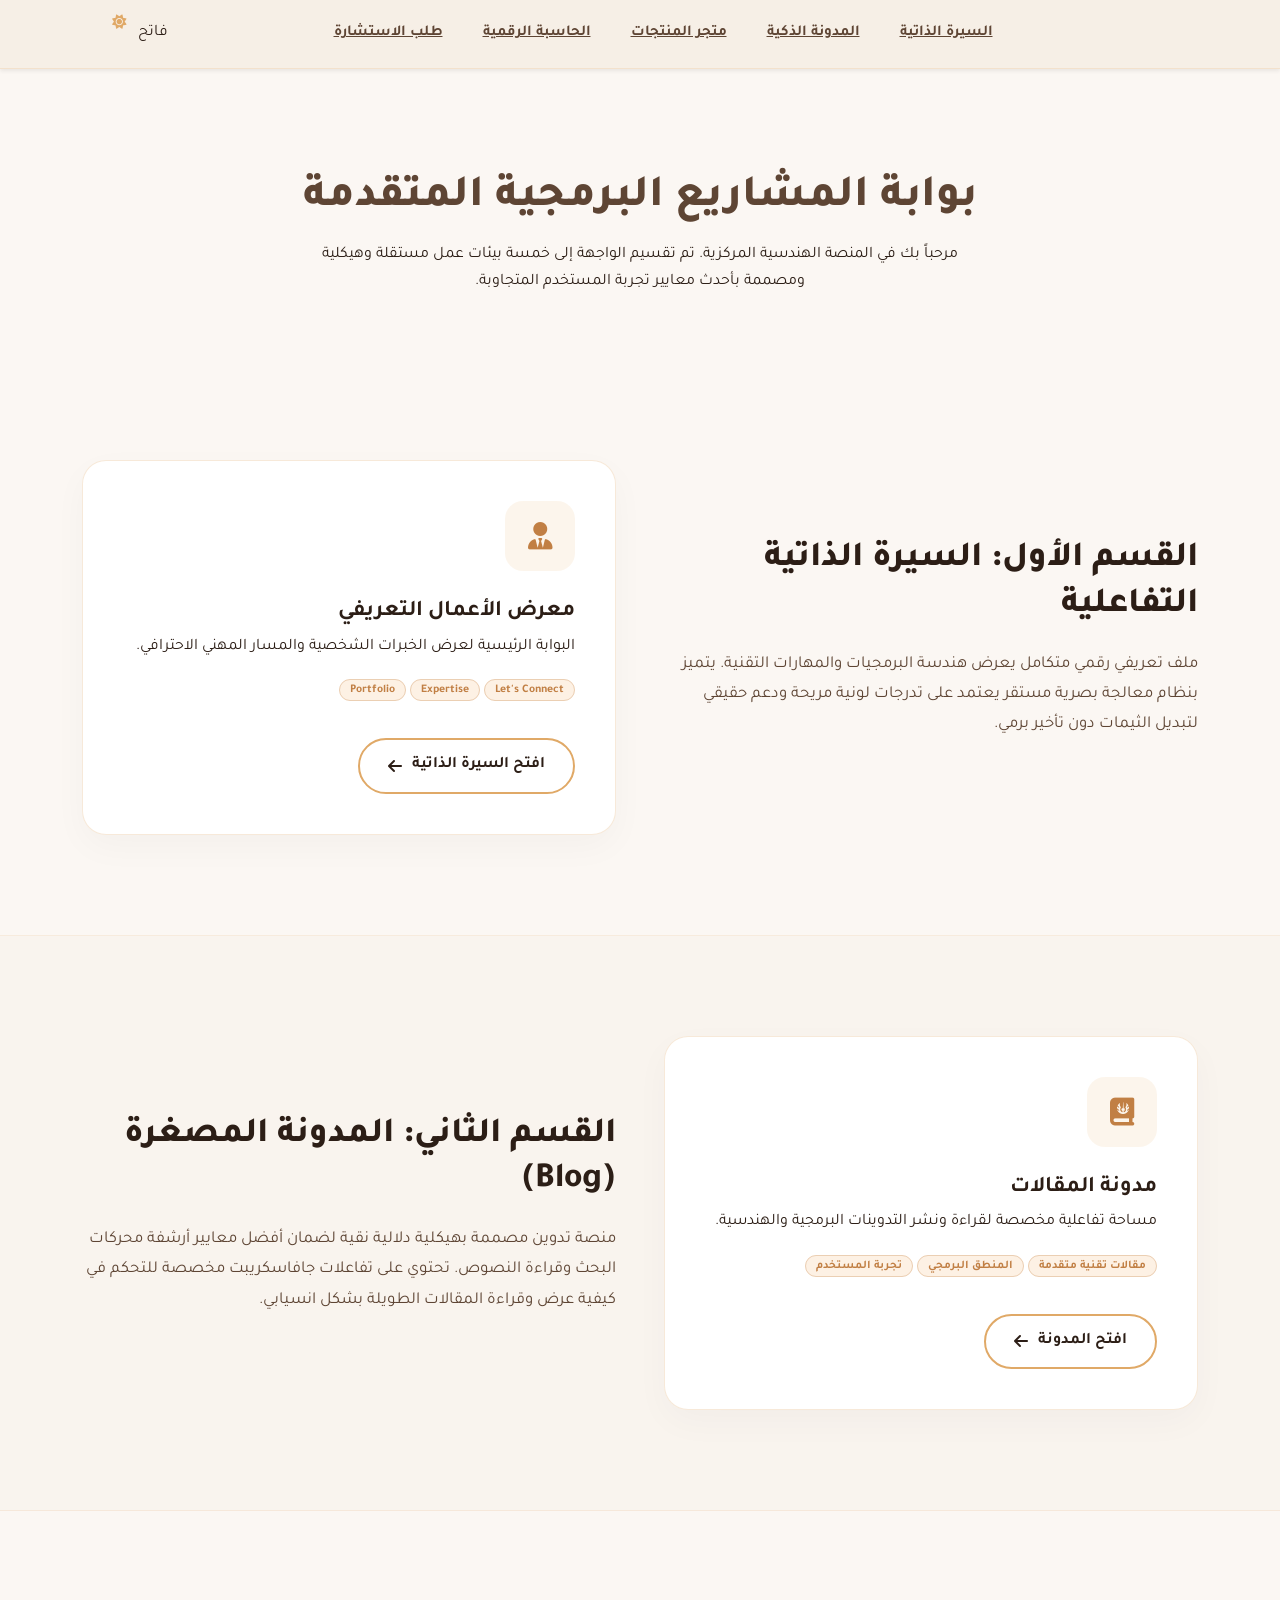
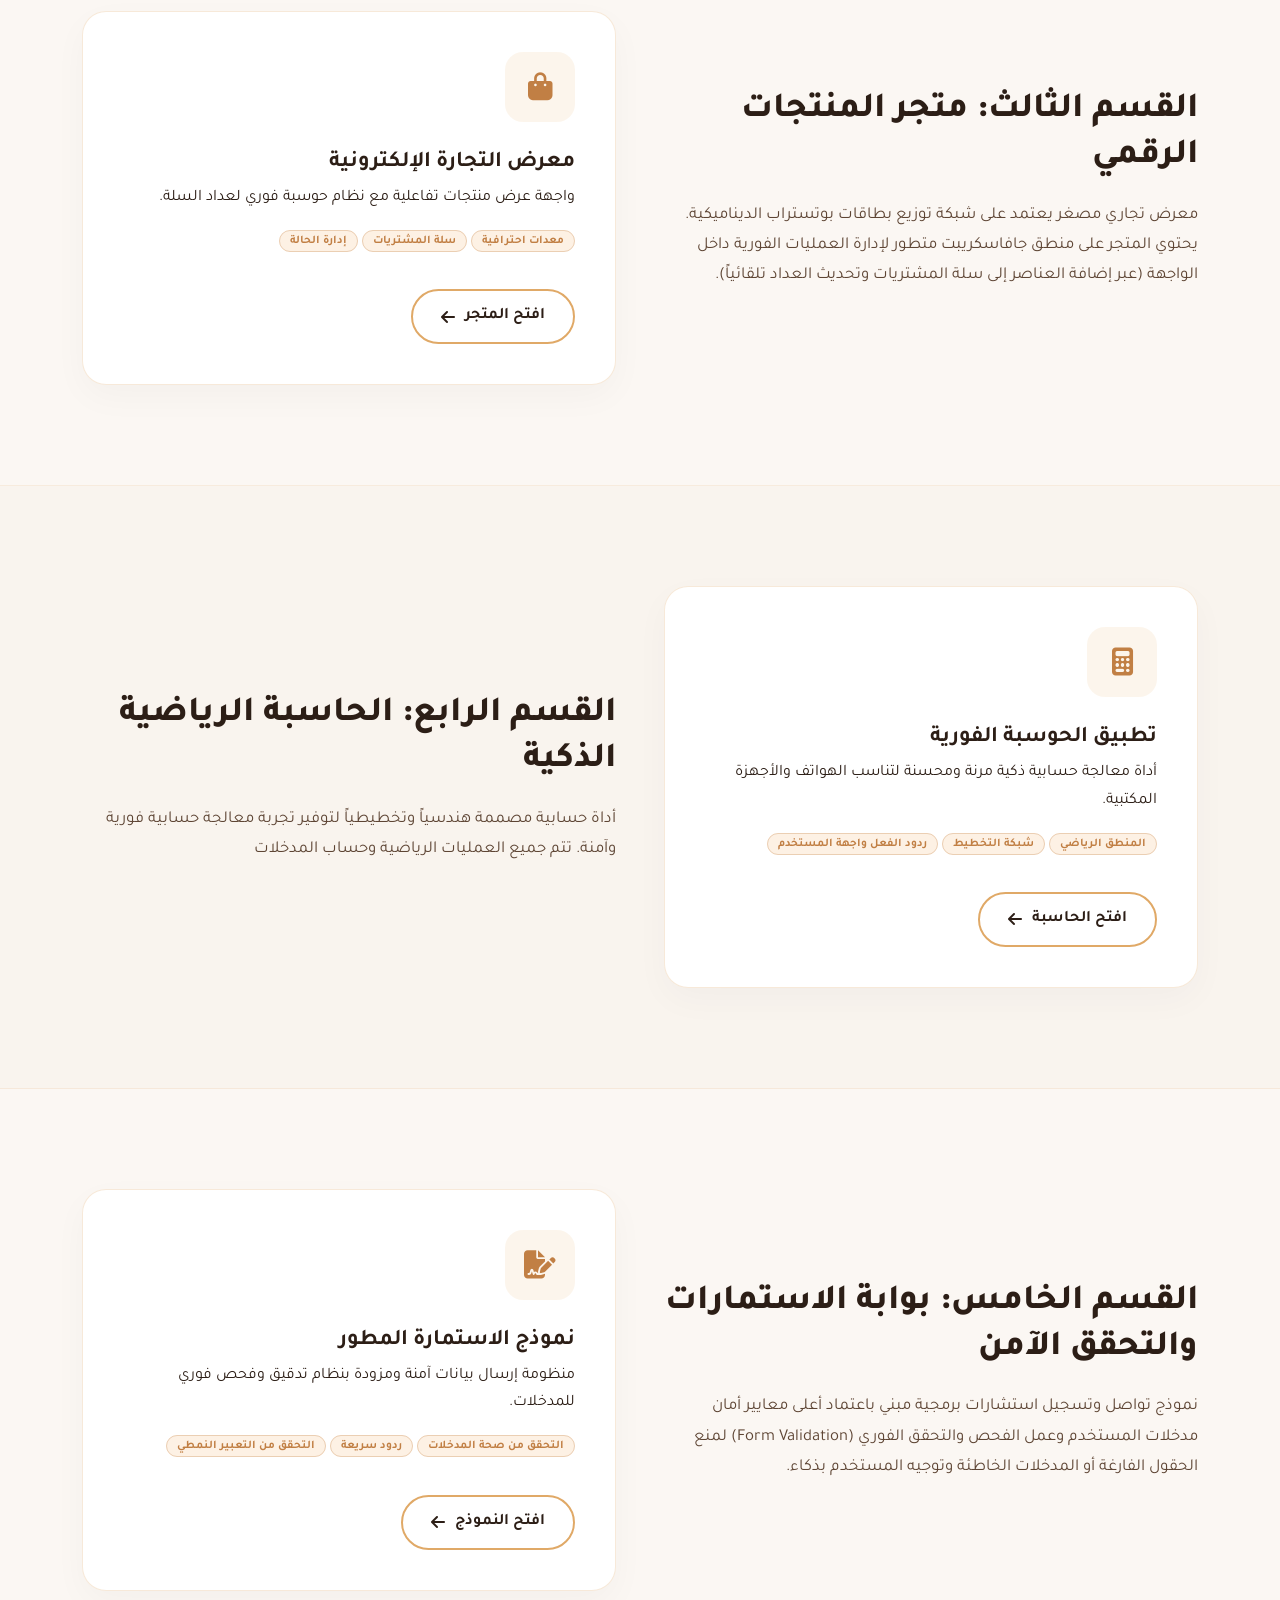
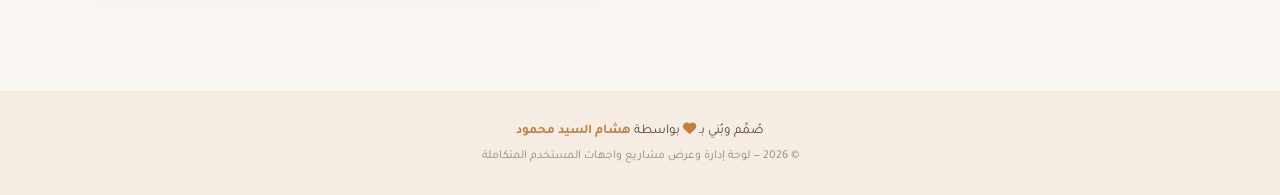
<file: index.html>
<!DOCTYPE html>
<html lang="ar" dir="rtl">
<head>
  <meta charset="UTF-8" />
  <meta name="viewport" content="width=device-width, initial-scale=1.0" />
  <title>لوحة تحكم المشاريع التفاعلية | هشام السيد محمود</title>

  <link href="https://cdn.jsdelivr.net/npm/bootstrap@5.3.2/dist/css/bootstrap.min.css" rel="stylesheet" />
  <link href="https://cdnjs.cloudflare.com/ajax/libs/font-awesome/6.5.0/css/all.min.css" rel="stylesheet" />
  <link href="https://unpkg.com/aos@2.3.4/dist/aos.css" rel="stylesheet" />
  <link href="https://fonts.googleapis.com/css2?family=Tajawal:wght@300;400;500;700;800&family=Inter:wght@300;400;600;700&display=swap" rel="stylesheet" />
  
  <link rel="stylesheet" href="style.css" />
  <link rel="stylesheet" href="global.css"/>

  
</head>

<body class="fade-in-on-load">

  <div class="blob blob-1"></div>
  <div class="blob blob-2"></div>

  <nav class="navbar navbar-expand-lg fixed-top navbar-premium shadow-sm">
    <div class="container">
      <a class="navbar-brand-hub d-flex align-items-center gap-2" href="#">
      </a>
      
      <button class="navbar-toggler" type="button" data-bs-toggle="collapse" data-bs-target="#navbarNav" aria-controls="navbarNav" aria-expanded="false" aria-label="Toggle navigation" style="border: none; color: var(--text-primary);">
        <i class="fas fa-bars"></i>
      </button>

      <div class="collapse navbar-collapse" id="navbarNav">
        <ul class="navbar-nav mx-auto mb-2 mb-lg-0 gap-1">
          <li class="nav-item"><a class="nav-link-premium active" href="#portfolio">السيرة الذاتية</a></li>
          <li class="nav-item"><a class="nav-link-premium" href="#blog">المدونة الذكية</a></li>
          <li class="nav-item"><a class="nav-link-premium" href="#store">متجر المنتجات</a></li>
          <li class="nav-item"><a class="nav-link-premium" href="#calculator">الحاسبة الرقمية</a></li>
          <li class="nav-item"><a class="nav-link-premium" href="#contact">طلب الاستشارة</a></li>
        </ul>

        <div class="d-flex align-items-center gap-2 mt-3 mt-lg-0">
          <span id="toggle-label" class="toggle-text">فاتح</span>
          <label class="toggle-switch">
            <input type="checkbox" id="themeToggle" />
            <span class="slider">
              <i id="toggle-icon" class="fa-solid fa-sun toggle-icon"></i>
            </span>
          </label>
        </div>
      </div>
    </div>
  </nav>

  <header class="text-center py-5 mt-4">
    <div class="container">
      <div class="row justify-content-center">
        <div class="col-lg-8" data-aos="zoom-in">
          <h1 class="hero-title mb-3" style="font-size: 2.8rem; font-weight: 800;">بوابة المشاريع البرمجية المتقدمة</h1>
          <p class="hero-subtitle px-lg-5">
            مرحباً بك في المنصة الهندسية المركزية. تم تقسيم الواجهة إلى خمسة بيئات عمل مستقلة وهيكلية ومصممة بأحدث معايير تجربة المستخدم المتجاوبة.
          </p>
        </div>
      </div>
    </div>
  </header>

  <main>

    <section id="portfolio" class="project-section">
      <div class="container">
        <div class="row align-items-center g-5">
          <div class="col-lg-6" data-aos="fade-left">
            <h2 class="section-title-hub">القسم الأول: السيرة الذاتية التفاعلية</h2>
            <p class="section-desc-hub">
              ملف تعريفي رقمي متكامل يعرض هندسة البرمجيات والمهارات التقنية. يتميز بنظام معالجة بصرية مستقر يعتمد على تدرجات لونية مريحة ودعم حقيقي لتبديل الثيمات دون تأخير برمي.
            </p>
          </div>
          <div class="col-lg-6" data-aos="fade-right">
            <div class="premium-card">
              <div class="premium-icon-box"><i class="fas fa-user-tie"></i></div>
              <h3 class="project-title" style="font-size: 1.4rem; font-weight: 700; color: var(--text-primary);">معرض الأعمال التعريفي</h3>
              <p class="project-desc">البوابة الرئيسية لعرض الخبرات الشخصية والمسار المهني الاحترافي.</p>
              <div class="project-tech-tags mb-4">
                <span class="tech-badge">Portfolio</span>
                <span class="tech-badge">Expertise</span>
                <span class="tech-badge">Let's Connect</span>
              </div>
              <a href="portfolio.html" class="premium-cta">افتح السيرة الذاتية<i class="fas fa-arrow-left"></i></a>
            </div>
          </div>
        </div>
      </div>
    </section>

    <section id="blog" class="project-section">
      <div class="container">
        <div class="row align-items-center g-5 flex-lg-row-reverse">
          <div class="col-lg-6" data-aos="fade-right">
            <h2 class="section-title-hub">القسم الثاني: المدونة المصغرة (Blog)</h2>
            <p class="section-desc-hub">
              منصة تدوين مصممة بهيكلية دلالية نقية لضمان أفضل معايير أرشفة محركات البحث وقراءة النصوص. تحتوي على تفاعلات جافاسكريبت مخصصة للتحكم في كيفية عرض وقراءة المقالات الطويلة بشكل انسيابي.
            </p>
          </div>
          <div class="col-lg-6" data-aos="fade-left">
            <div class="premium-card">
              <div class="premium-icon-box"><i class="fas fa-journal-whills"></i></div>
              <h3 class="project-title" style="font-size: 1.4rem; font-weight: 700; color: var(--text-primary);">مدونة المقالات</h3>
              <p class="project-desc">مساحة تفاعلية مخصصة لقراءة ونشر التدوينات البرمجية والهندسية.</p>
              <div class="project-tech-tags mb-4">
                <span class="tech-badge">مقالات تقنية متقدمة</span>
                <span class="tech-badge">المنطق البرمجي</span>
                <span class="tech-badge">تجربة المستخدم</span>
              </div>
              <a href="blog.html" class="premium-cta">افتح المدونة<i class="fas fa-arrow-left"></i></a>
            </div>
          </div>
        </div>
      </div>
    </section>

    <section id="store" class="project-section">
      <div class="container">
        <div class="row align-items-center g-5">
          <div class="col-lg-6" data-aos="fade-left">
            <h2 class="section-title-hub">القسم الثالث: متجر المنتجات الرقمي</h2>
            <p class="section-desc-hub">
              معرض تجاري مصغر يعتمد على شبكة توزيع بطاقات بوتستراب الديناميكية. يحتوي المتجر على منطق جافاسكريبت متطور لإدارة العمليات الفورية داخل الواجهة (عبر إضافة العناصر إلى سلة المشتريات وتحديث العداد تلقائياً).
            </p>
          </div>
          <div class="col-lg-6" data-aos="fade-right">
            <div class="premium-card">
              <div class="premium-icon-box"><i class="fas fa-shopping-bag"></i></div>
              <h3 class="project-title" style="font-size: 1.4rem; font-weight: 700; color: var(--text-primary);">معرض التجارة الإلكترونية</h3>
              <p class="project-desc">واجهة عرض منتجات تفاعلية مع نظام حوسبة فوري لعداد السلة.</p>
              <div class="project-tech-tags mb-4">
                <span class="tech-badge">معدات احترافية</span>
                <span class="tech-badge">سلة المشتريات</span>
                <span class="tech-badge">إدارة الحالة</span>
              </div>
              <a href="store.html" class="premium-cta">افتح المتجر<i class="fas fa-arrow-left"></i></a>
            </div>
          </div>
        </div>
      </div>
    </section>

    <section id="calculator" class="project-section">
      <div class="container">
        <div class="row align-items-center g-5 flex-lg-row-reverse">
          <div class="col-lg-6" data-aos="fade-right">
            <h2 class="section-title-hub">القسم الرابع: الحاسبة الرياضية الذكية</h2>
            <p class="section-desc-hub">
              أداة حسابية مصممة هندسياً وتخطيطياً لتوفير تجربة معالجة حسابية فورية وآمنة. تتم جميع العمليات الرياضية وحساب المدخلات
            </p>
          </div>
          <div class="col-lg-6" data-aos="fade-left">
            <div class="premium-card">
              <div class="premium-icon-box"><i class="fas fa-calculator"></i></div>
              <h3 class="project-title" style="font-size: 1.4rem; font-weight: 700; color: var(--text-primary);">تطبيق الحوسبة الفورية</h3>
              <p class="project-desc">أداة معالجة حسابية ذكية مرنة ومحسنة لتناسب الهواتف والأجهزة المكتبية.</p>
              <div class="project-tech-tags mb-4">
                <span class="tech-badge">المنطق الرياضي</span>
                <span class="tech-badge">شبكة التخطيط</span>
                <span class="tech-badge">ردود الفعل واجهة المستخدم</span>
              </div>
              <a href="calculator.html" class="premium-cta">افتح الحاسبة<i class="fas fa-arrow-left"></i></a>
            </div>
          </div>
        </div>
      </div>
    </section>

    <section id="contact" class="project-section">
      <div class="container">
        <div class="row align-items-center g-5">
          <div class="col-lg-6" data-aos="fade-left">
            <h2 class="section-title-hub">القسم الخامس: بوابة الاستمارات والتحقق الآمن</h2>
            <p class="section-desc-hub">
              نموذج تواصل وتسجيل استشارات برمجية مبني باعتماد أعلى معايير أمان مدخلات المستخدم وعمل الفحص والتحقق الفوري (Form Validation) لمنع الحقول الفارغة أو المدخلات الخاطئة وتوجيه المستخدم بذكاء.
            </p>
          </div>
          <div class="col-lg-6" data-aos="fade-right">
            <div class="premium-card">
              <div class="premium-icon-box"><i class="fas fa-file-signature"></i></div>
              <h3 class="project-title" style="font-size: 1.4rem; font-weight: 700; color: var(--text-primary);">نموذج الاستمارة المطور</h3>
              <p class="project-desc">منظومة إرسال بيانات آمنة ومزودة بنظام تدقيق وفحص فوري للمدخلات.</p>
              <div class="project-tech-tags mb-4">
                <span class="tech-badge">التحقق من صحة المدخلات</span>
                <span class="tech-badge">ردود سريعة</span>
                <span class="tech-badge">التحقق من التعبير النمطي</span>
              </div>
              <a href="contact.html" class="premium-cta">افتح النموذج<i class="fas fa-arrow-left"></i></a>
            </div>
          </div>
        </div>
      </div>
    </section>

  </main>

  <footer>
    <div class="container">
      <p class="mb-1">
        صُمِّم وبُني بـ <i class="fas fa-heart" style="color:#c17f44;"></i> بواسطة
        <a href="#">هشام السيد محمود</a>
      </p>
      <p class="mb-0" style="font-size:0.75rem; opacity:0.6;">
        © 2026 — لوحة إدارة وعرض مشاريع واجهات المستخدم المتكاملة
      </p>
    </div>
  </footer>

  <script src="https://cdn.jsdelivr.net/npm/bootstrap@5.3.2/dist/js/bootstrap.bundle.min.js"></script>
  <script src="https://unpkg.com/aos@2.3.4/dist/aos.js"></script>
  
  <script src="script.js"></script>
<script src="main.js"></script>
  
</body>
</html>
</file>
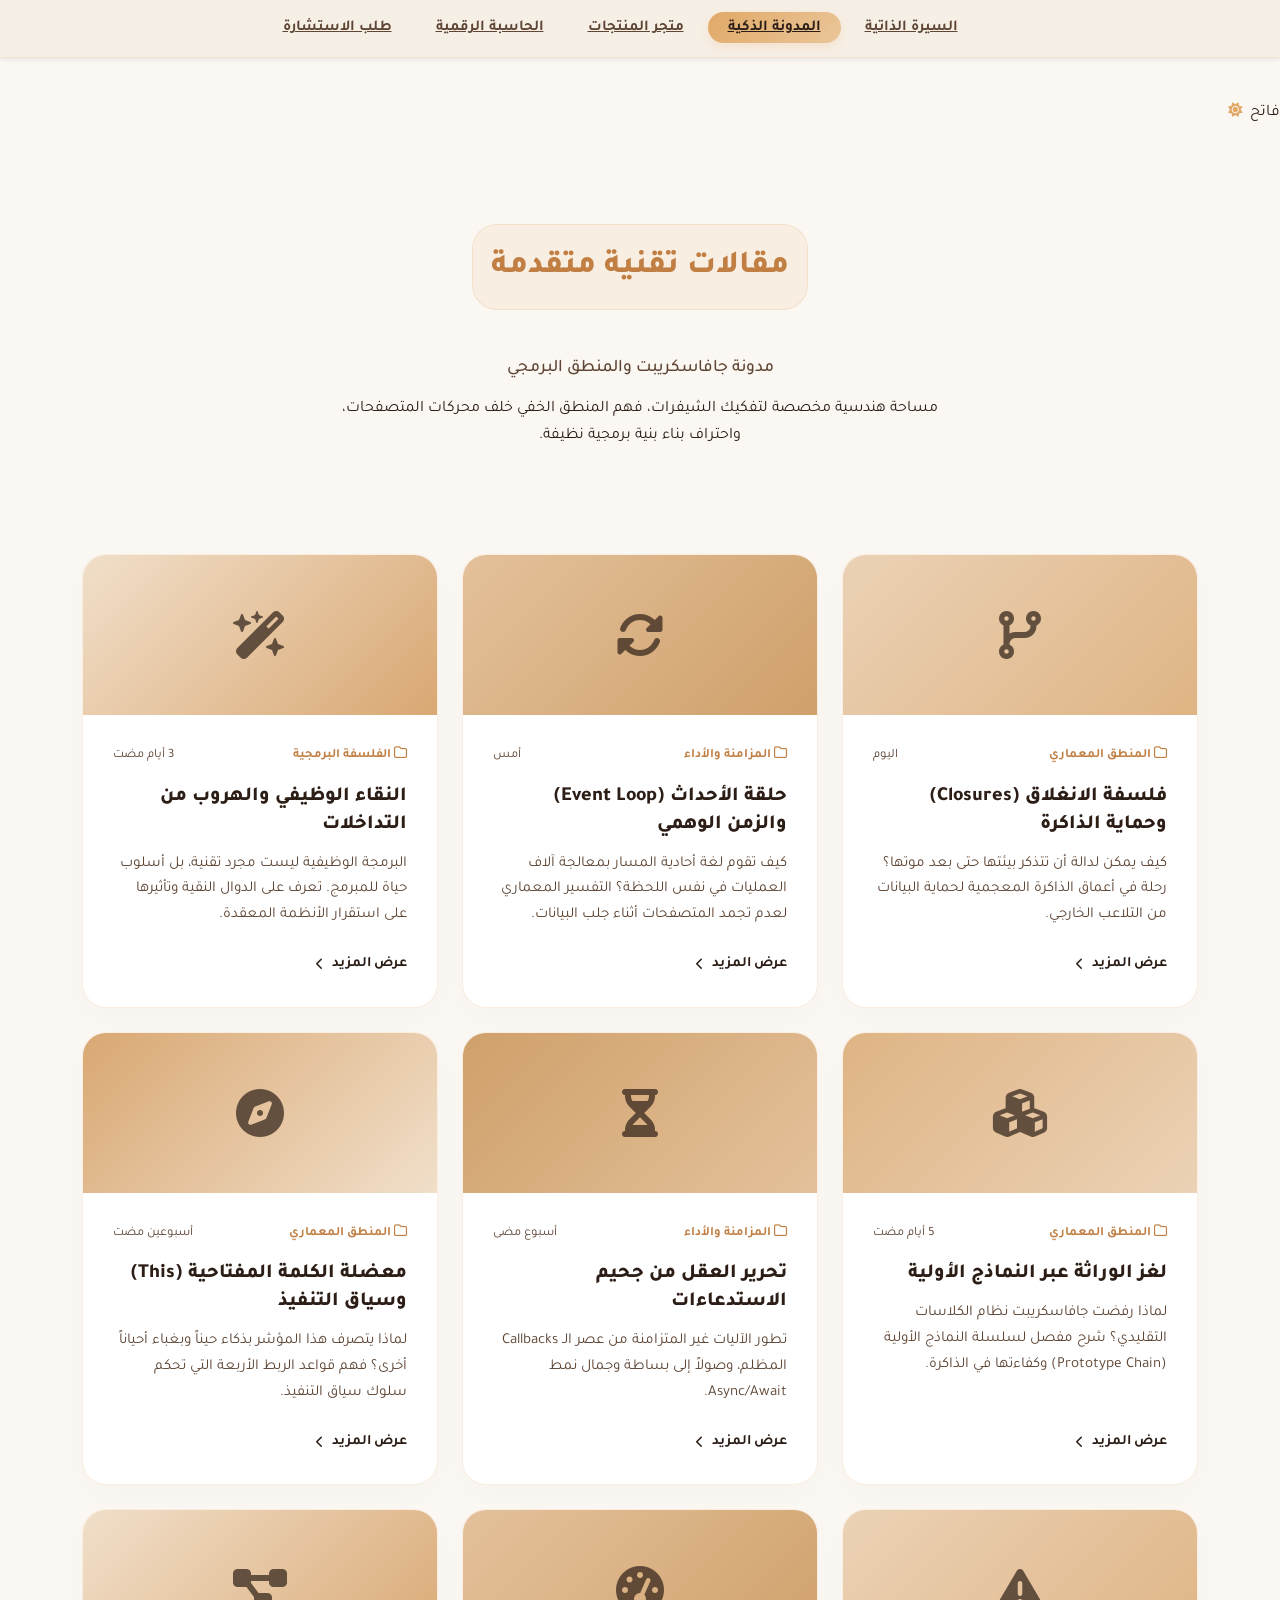
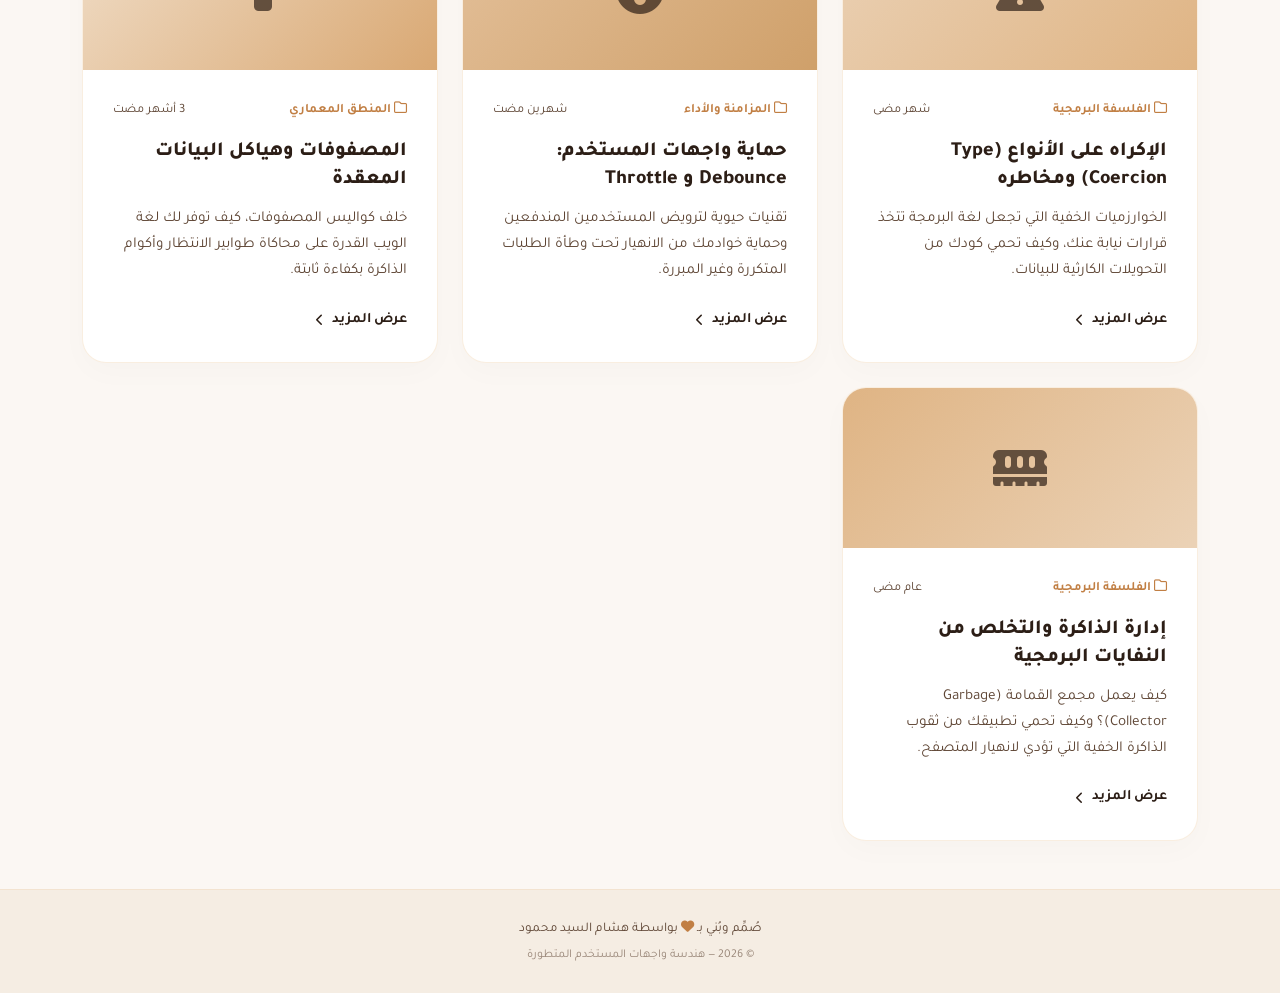
<file: blog.html>
<!DOCTYPE html>
<html lang="ar" dir="rtl">
<head>
  <meta charset="UTF-8" />
  <meta name="viewport" content="width=device-width, initial-scale=1.0" />
  <title>المدونة البرمجية الذكية | هشام السيد محمود</title>

  <link href="https://cdn.jsdelivr.net/npm/bootstrap@5.3.2/dist/css/bootstrap.min.css" rel="stylesheet" />
  <link href="https://cdnjs.cloudflare.com/ajax/libs/font-awesome/6.5.0/css/all.min.css" rel="stylesheet" />
  <link href="https://unpkg.com/aos@2.3.4/dist/aos.css" rel="stylesheet" />
  <link href="https://fonts.googleapis.com/css2?family=Tajawal:wght@300;400;500;700;800&family=Inter:wght@300;400;600;700&display=swap" rel="stylesheet" />
  
  <link rel="stylesheet" href="style.css" />
  <link rel="stylesheet" href="blog.css" />
</head>

<body class="fade-in-on-load">

  <div class="theme-toggle-nav">
    <span id="toggle-label" class="toggle-text">فاتح</span>
    <label class="toggle-switch">
      <input type="checkbox" id="themeToggle" />
      <span class="slider">
        <i id="toggle-icon" class="fa-solid fa-sun toggle-icon"></i>
      </span>
    </label>
  </div>

  <nav class="navbar navbar-expand-lg fixed-top navbar-premium shadow-sm">
    <div class="container justify-content-center">
      <button class="navbar-toggler" type="button" data-bs-toggle="collapse" data-bs-target="#navbarNav" style="border: none; color: var(--text-primary); margin-left: auto;">
        <i class="fas fa-bars"></i>
      </button>
      <div class="collapse navbar-collapse justify-content-center" id="navbarNav">
        <ul class="navbar-nav mb-2 mb-lg-0 gap-1">
          <li class="nav-item"><a class="nav-link-premium" href="index.html#portfolio">السيرة الذاتية</a></li>
          <li class="nav-item"><a class="nav-link-premium active" href="blog.html">المدونة الذكية</a></li>
          <li class="nav-item"><a class="nav-link-premium" href="index.html#store">متجر المنتجات</a></li>
          <li class="nav-item"><a class="nav-link-premium" href="index.html#calculator">الحاسبة الرقمية</a></li>
          <li class="nav-item"><a class="nav-link-premium" href="index.html#contact">طلب الاستشارة</a></li>
        </ul>
      </div>
    </div>
  </nav>

  <header class="blog-hero text-center">
    <div class="container" data-aos="zoom-in">
      <span class="blog-badge">مقالات تقنية متقدمة</span>
      <h1 class="hero-title my-3">مدونة جافاسكريبت والمنطق البرمجي</h1>
      <p class="hero-subtitle mx-auto" style="max-width: 650px;">
        مساحة هندسية مخصصة لتفكيك الشيفرات، فهم المنطق الخفي خلف محركات المتصفحات، واحتراف بناء بنية برمجية نظيفة.
      </p>
      
     
    </div>
  </header>

  <main class="container py-5">
    <div class="row g-4" id="blog-grid">

      <div class="col-md-6 col-lg-4 blog-item-card" data-category="logic" data-aos="fade-up">
        <article class="blog-card-meta">
          <div class="card-art-preview dynamic-gradient-1">
            <i class="fa-solid fa-code-branch art-icon"></i>
          </div>
          <div class="card-body-content">
            <div class="meta-info d-flex justify-content-between mb-3">
              <span class="meta-tag"><i class="far fa-folder"></i> المنطق المعماري</span>
              <span class="meta-date">اليوم</span>
            </div>
            <h3 class="blog-article-title">فلسفة الانغلاق (Closures) وحماية الذاكرة</h3>
            <p class="blog-article-snippet">
              كيف يمكن لدالة أن تتذكر بيئتها حتى بعد موتها؟ رحلة في أعماق الذاكرة المعجمية لحماية البيانات من التلاعب الخارجي.
            </p>
            <div class="full-article-content d-none">
              <p>مفهوم الانغلاق أو ما يعرف بالـ Closures يمثل واحداً من أعمق المفاهيم الفلسفية في هندسة جافاسكريبت. تخيل أنك تمتلك صندوقاً سرياً داخل غرفة، وعندما تغادر هذه الغرفة يتم تدميرها بالكامل، ولكن لسبب ما، يظل الصندوق السري متصلاً بك أينما ذهبت! هذا بالضبط ما تفعله الدوال الداخلية في جافاسكريبت.</p>
              <p>عندما نقوم بتعريف دالة داخل دالة أخرى، فإن الدالة الداخلية تحتفظ بـ "حقيبة ظهر" افتراضية تحتوي على جميع المتغيرات والبيانات التي كانت موجودة في الدالة الأب وقت إنشائها. حتى بعد أن تنتهي الدالة الأب من أداء مهمتها وتخرج من مكدس التنفيذ (Call Stack)، تظل بياناتها حية ومتاحة للدالة الداخلية.</p>
              <p>الأهمية المعمارية لهذا المفهوم تكمن في قدرتنا على خلق ما يسمى بالمتغيرات الخاصة (Private Variables). في لغات البرمجة الكلاسيكية، نستخدم الكلمات المفتاحية لحماية المتغيرات، أما في جافاسكريبت، فنحن نستخدم الـ Closures لبناء جدار عازل يمنع أي كود خارجي من التلاعب بالبيانات الحساسة، مما يضمن استقرار التطبيقات الضخمة ويمنع التداخلات غير المتوقعة.</p>
            </div>
            <button class="btn-read-more">عرض المزيد <i class="fas fa-chevron-left"></i></button>
          </div>
        </article>
      </div>

      <div class="col-md-6 col-lg-4 blog-item-card" data-category="async" data-aos="fade-up" data-aos-delay="100">
        <article class="blog-card-meta">
          <div class="card-art-preview dynamic-gradient-2">
            <i class="fa-solid fa-rotate art-icon"></i>
          </div>
          <div class="card-body-content">
            <div class="meta-info d-flex justify-content-between mb-3">
              <span class="meta-tag"><i class="far fa-folder"></i> المزامنة والأداء</span>
              <span class="meta-date">أمس</span>
            </div>
            <h3 class="blog-article-title">حلقة الأحداث (Event Loop) والزمن الوهمي</h3>
            <p class="blog-article-snippet">
              كيف تقوم لغة أحادية المسار بمعالجة آلاف العمليات في نفس اللحظة؟ التفسير المعماري لعدم تجمد المتصفحات أثناء جلب البيانات.
            </p>
            <div class="full-article-content d-none">
              <p>من الحقائق الصادمة للمبرمجين الجدد أن جافاسكريبت هي لغة أحادية المسار (Single-Threaded)، بمعنى أنها لا تستطيع حرفياً القيام بأكثر من مهمة واحدة في نفس الجزء من الثانية. كيف إذن نتمكن من تشغيل الفيديوهات، استدعاء البيانات من الخوادم، والتفاعل مع نقرات المستخدم في آن واحد دون أن يتجمد المتصفح؟</p>
              <p>السر يكمن في البيئة المحيطة (Browser Environment) ومفهوم "حلقة الأحداث" أو الـ Event Loop. عندما تواجه جافاسكريبت مهمة ثقيلة ومستهلكة للوقت (مثل جلب بيانات من قاعدة بيانات بعيدة)، فإنها لا تقف مكتوفة الأيدي بانتظارها، بل تقوم بتفويض هذه المهمة إلى واجهات المتصفح (Web APIs) وتستمر في قراءة باقي الكود فوراً.</p>
              <p>بمجرد أن ينهي المتصفح جلب البيانات، لا يقوم برميها عشوائياً في وجه المتصفح، بل يضعها في طابور انتظار منظم يُسمى (Callback Queue). هنا يأتي دور بطلنا الـ Event Loop، فهو يعمل كحارس مرور يراقب الساحة؛ فإذا وجد أن مكدس العمليات الرئيسي قد أصبح فارغاً ولا يوجد كود يتم تنفيذه حالياً، فإنه يسمح للبيانات القادمة من طابور الانتظار بالدخول وعرض النتيجة للمستخدم، مما يخلق وهماً عبقرياً بتعدد المهام.</p>
            </div>
            <button class="btn-read-more">عرض المزيد <i class="fas fa-chevron-left"></i></button>
          </div>
        </article>
      </div>

      <div class="col-md-6 col-lg-4 blog-item-card" data-category="clean" data-aos="fade-up" data-aos-delay="200">
        <article class="blog-card-meta">
          <div class="card-art-preview dynamic-gradient-3">
            <i class="fa-solid fa-wand-magic-sparkles art-icon"></i>
          </div>
          <div class="card-body-content">
            <div class="meta-info d-flex justify-content-between mb-3">
              <span class="meta-tag"><i class="far fa-folder"></i> الفلسفة البرمجية</span>
              <span class="meta-date">3 أيام مضت</span>
            </div>
            <h3 class="blog-article-title">النقاء الوظيفي والهروب من التداخلات</h3>
            <p class="blog-article-snippet">
              البرمجة الوظيفية ليست مجرد تقنية، بل أسلوب حياة للمبرمج. تعرف على الدوال النقية وتأثيرها على استقرار الأنظمة المعقدة.
            </p>
            <div class="full-article-content d-none">
              <p>في عالم هندسة البرمجيات المعقدة، يعتبر تتبع الأخطاء (Debugging) الكابوس الأكبر للمبرمجين. غالباً ما تنشأ هذه الأخطاء المعقدة بسبب ما نسميه "الآثار الجانبية" (Side Effects)، وهي أن تقوم دالة معينة بتغيير حالة تطبيق أو تعديل متغير موجود خارج نطاقها، مما يؤدي إلى سلسلة انهيارات غير متوقعة في أجزاء أخرى من النظام.</p>
              <p>هنا تبرز قوة الفلسفة الوظيفية (Functional Programming)، والتي تعتمد بشكل أساسي على مبدأ "الدوال النقية" (Pure Functions). الدالة النقية هي دالة تشبه المعادلات الرياضية الصارمة؛ فهي تضمن لك دائماً وأبداً أنها ستعطيك نفس المخرجات طالما أنك أعطيتها نفس المدخلات، وهي تتعهد بعدم لمس أو تغيير أي شيء في العالم الخارجي المحيط بها.</p>
              <p>هذا النمط المعماري يجبر المبرمج على التفكير بطريقة "التصريح" (Declarative) بدلاً من "الأمر" (Imperative). أنت تصف للبرنامج ما تريده أن يحدث، بدلاً من إعطائه خطوات ميكانيكية لكيفية القيام بذلك. النتيجة هي أكواد برمجية شديدة النظافة، سهلة الاختبار، ومستقرة لدرجة أن نسبة الأخطاء المجهولة المصدر تنخفض إلى الصفر تقريباً.</p>
            </div>
            <button class="btn-read-more">عرض المزيد <i class="fas fa-chevron-left"></i></button>
          </div>
        </article>
      </div>

      <div class="col-md-6 col-lg-4 blog-item-card" data-category="logic" data-aos="fade-up">
        <article class="blog-card-meta">
          <div class="card-art-preview dynamic-gradient-4">
            <i class="fa-solid fa-cubes art-icon"></i>
          </div>
          <div class="card-body-content">
            <div class="meta-info d-flex justify-content-between mb-3">
              <span class="meta-tag"><i class="far fa-folder"></i> المنطق المعماري</span>
              <span class="meta-date">5 أيام مضت</span>
            </div>
            <h3 class="blog-article-title">لغز الوراثة عبر النماذج الأولية</h3>
            <p class="blog-article-snippet">
              لماذا رفضت جافاسكريبت نظام الكلاسات التقليدي؟ شرح مفصل لسلسلة النماذج الأولية (Prototype Chain) وكفاءتها في الذاكرة.
            </p>
            <div class="full-article-content d-none">
              <p>على عكس اللغات الكلاسيكية التي تعتمد على تصميم القوالب (Classes) لإنشاء الكائنات، اختارت جافاسكريبت مساراً هندسياً مختلفاً تماماً يُعرف باسم الوراثة القائمة على النماذج الأولية (Prototypal Inheritance). هذا الاختيار لم يكن صدفة، بل كان قراراً معمارياً يهدف إلى تحقيق أقصى قدر من الديناميكية وتوفير استهلاك الذاكرة العشوائية.</p>
              <p>في هذا النظام، كل كائن يتم إنشاؤه لا ينسخ الخصائص من قالب جامد، بل يمتلك رابطاً سرياً يربطه بكائن آخر أقدم منه يُسمى "النموذج الأولي". إذا طلبت من الكائن أداء وظيفة معينة ولم يجدها داخله، فإنه لا يظهر لك خطأً فورياً، بل يصعد عبر هذا الرابط السري إلى الكائن الأب ليسأله، وإذا لم يجدها، يصعد للجد، وهكذا في سلسلة متصلة تُعرف بـ Prototype Chain.</p>
              <p>هذا التصميم العبقري يعني أننا لسنا بحاجة لنسخ الدوال آلاف المرات لكل مستخدم أو عنصر جديد، بل يكفي أن نضع الوظيفة المشتركة في كائن مركزي واحد، ونجعل جميع العناصر الأخرى ترث القدرة على الوصول إليها كعقارات مشتركة، مما يجعل التطبيق أخف وزناً وأسرع استجابة في بيئات الويب المحدودة الموارد.</p>
            </div>
            <button class="btn-read-more">عرض المزيد <i class="fas fa-chevron-left"></i></button>
          </div>
        </article>
      </div>

      <div class="col-md-6 col-lg-4 blog-item-card" data-category="async" data-aos="fade-up" data-aos-delay="100">
        <article class="blog-card-meta">
          <div class="card-art-preview dynamic-gradient-5">
            <i class="fa-solid fa-hourglass-half art-icon"></i>
          </div>
          <div class="card-body-content">
            <div class="meta-info d-flex justify-content-between mb-3">
              <span class="meta-tag"><i class="far fa-folder"></i> المزامنة والأداء</span>
              <span class="meta-date">أسبوع مضى</span>
            </div>
            <h3 class="blog-article-title">تحرير العقل من جحيم الاستدعاءات</h3>
            <p class="blog-article-snippet">
              تطور الآليات غير المتزامنة من عصر الـ Callbacks المظلم، وصولاً إلى بساطة وجمال نمط Async/Await.
            </p>
            <div class="full-article-content d-none">
              <p>في البدايات الأولى لتطوير الويب، كانت الطريقة الوحيدة للتعامل مع العمليات التي تستغرق وقتاً هي تمرير دالة تُسمى (Callback) ليتم تنفيذها لاحقاً. ومع تعقيد التطبيقات واحتياجنا لتنفيذ عمليات تعتمد على بعضها البعض بشكل متسلسل، وجد المبرمجون أنفسهم محاصرين في مثلثات متداخلة من الأكواد عُرفت لاحقاً بـ "جحيم الاستدعاءات" (Callback Hell)، حيث أصبح قراءة الكود أشبه بفك طلاسم معقدة.</p>
              <p>أدرك مهندسو اللغة هذه المعضلة، فابتكروا مفهوم "الوعود" (Promises). الوعد هو كفالة برمجية بأن العملية المستقبلية إما أن تنجح وتجلب البيانات، أو تفشل وتجلب سبب الخطأ. هذا النظام حوّل الكود المتداخل إلى كود متسلسل عمودياً يسهل تتبعه، لكنه كان لا يزال يتطلب الكثير من الكلمات المفتاحية وربط السلاسل.</p>
              <p>حتى وصلنا إلى قمة النضج المعماري مع بنية Async/Await. هذه البنية لا تضيف قدرات تقنية جديدة للغة، بل هي مجرد غطاء تجميلي ونحوي فوق نظام الوعود. إنها تسمح للمبرمج بكتابة كود غير متزامن يقرأ ويتدفق وكأنه كود خطي عادي خطوة بخطوة. هذا التطور التاريخي لم يُحسن فقط من جمالية الأكواد، بل قلل بشكل هائل من الأخطاء المنطقية وسهل عملية اكتشاف الثغرات ومعالجتها.</p>
            </div>
            <button class="btn-read-more">عرض المزيد <i class="fas fa-chevron-left"></i></button>
          </div>
        </article>
      </div>

      <div class="col-md-6 col-lg-4 blog-item-card" data-category="logic" data-aos="fade-up" data-aos-delay="200">
        <article class="blog-card-meta">
          <div class="card-art-preview dynamic-gradient-6">
            <i class="fa-solid fa-compass art-icon"></i>
          </div>
          <div class="card-body-content">
            <div class="meta-info d-flex justify-content-between mb-3">
              <span class="meta-tag"><i class="far fa-folder"></i> المنطق المعماري</span>
              <span class="meta-date">أسبوعين مضت</span>
            </div>
            <h3 class="blog-article-title">معضلة الكلمة المفتاحية (This) وسياق التنفيذ</h3>
            <p class="blog-article-snippet">
              لماذا يتصرف هذا المؤشر بذكاء حيناً وبغباء أحياناً أخرى؟ فهم قواعد الربط الأربعة التي تحكم سلوك سياق التنفيذ.
            </p>
            <div class="full-article-content d-none">
              <p>إذا سألت أي مطور محترف عن أكثر الأشياء التي سببت له صداعاً في بداياته، ستكون الإجابة حتماً هي سلوك الكلمة المفتاحية `this`. في اللغات الكلاسيكية، هذه الكلمة تشير دائماً وابداً إلى الكائن (Class) الذي تتواجد فيه. ولكن في جافاسكريبت، الأمر يشبه حرباء تتغير حسب البيئة المحيطة.</p>
              <p>القاعدة الذهبية التي يغفل عنها الكثيرون هي أن قيمة هذا المؤشر لا تتحدد أبداً بمكان كتابة الدالة في الملف البرمجي، بل تتحدد حصراً في "لحظة" استدعاء هذه الدالة وكيفية استدعائها (Call-site). هناك أربع طرق أساسية يفسر بها المحرك هذا المؤشر: الربط التلقائي الذي يعيدنا للكائن العالمي، والربط الضمني الذي يشير للكائن الذي نادى الدالة، والربط الصريح الذي يفرضه المبرمج بالقوة، وأخيراً الربط الإنشائي.</p>
              <p>ولحل هذه المعضلة والفوضى، تم ابتكار الدوال السهمية (Arrow Functions) في الإصدارات الحديثة. هذه الدوال لا تمتلك مؤشر `this` خاص بها على الإطلاق! بل تتصرف كعدسة شفافة تسمح للمؤشر الموجود في البيئة الخارجية بالمرور عبرها. فهم هذه الميكانيكية الدقيقة هو الخط الفاصل بين المبرمج المبتدئ والمهندس القادر على بناء واجهات تفاعلية معقدة دون أخطاء في تحديد هويات الكائنات.</p>
            </div>
            <button class="btn-read-more">عرض المزيد <i class="fas fa-chevron-left"></i></button>
          </div>
        </article>
      </div>

      <div class="col-md-6 col-lg-4 blog-item-card" data-category="clean" data-aos="fade-up">
        <article class="blog-card-meta">
          <div class="card-art-preview dynamic-gradient-1">
            <i class="fa-solid fa-triangle-exclamation art-icon"></i>
          </div>
          <div class="card-body-content">
            <div class="meta-info d-flex justify-content-between mb-3">
              <span class="meta-tag"><i class="far fa-folder"></i> الفلسفة البرمجية</span>
              <span class="meta-date">شهر مضى</span>
            </div>
            <h3 class="blog-article-title">الإكراه على الأنواع (Type Coercion) ومخاطره</h3>
            <p class="blog-article-snippet">
              الخوارزميات الخفية التي تجعل لغة البرمجة تتخذ قرارات نيابة عنك، وكيف تحمي كودك من التحويلات الكارثية للبيانات.
            </p>
            <div class="full-article-content d-none">
              <p>تتميز جافاسكريبت بأنها لغة مرنة ومتسامحة جداً مع أنواع البيانات (Dynamically Typed). هذه المرونة تأتي بضريبة خفية تسمى "الإكراه على الأنواع" (Type Coercion). عندما تطلب من المحرك مقارنة رقم بنص، أو جمع مصفوفة مع كائن، فإنه لا يرفض الطلب، بل يحاول بشتى الطرق تحويل أحد الطرفين ليتناسب مع الآخر لإتمام العملية.</p>
              <p>هذا التدخل الصامت من المحرك يتم بناءً على قواعد معقدة ومدفونة عميقاً في مواصفات اللغة (ECMAScript). أحياناً يقرر تحويل القيم إلى نصوص، وأحياناً إلى أرقام، وفي حالات أخرى إلى قيم منطقية (Boolean). هذا التسامح قد يؤدي إلى نتائج تبدو منطقية للمحرك ولكنها كارثية رياضياً وبرمجياً في المنطق البشري.</p>
              <p>لذا، تعتبر واحدة من أهم ممارسات الكود النظيف هي التوقف التام عن استخدام المساواة المرنة والتطبع على استخدام "المساواة الصارمة" في جميع المقارنات المنطقية. المساواة الصارمة تمنع المحرك من التدخل وتحويل الأنواع، وتفرض تطابقاً حقيقياً في القيمة والنوع معاً، مما يمنع تسرب أخطاء خطيرة جداً، خاصة في تطبيقات الدفع الإلكتروني والأنظمة المالية.</p>
            </div>
            <button class="btn-read-more">عرض المزيد <i class="fas fa-chevron-left"></i></button>
          </div>
        </article>
      </div>

      <div class="col-md-6 col-lg-4 blog-item-card" data-category="async" data-aos="fade-up" data-aos-delay="100">
        <article class="blog-card-meta">
          <div class="card-art-preview dynamic-gradient-2">
            <i class="fa-solid fa-gauge-high art-icon"></i>
          </div>
          <div class="card-body-content">
            <div class="meta-info d-flex justify-content-between mb-3">
              <span class="meta-tag"><i class="far fa-folder"></i> المزامنة والأداء</span>
              <span class="meta-date">شهرين مضت</span>
            </div>
            <h3 class="blog-article-title">حماية واجهات المستخدم: Debounce و Throttle</h3>
            <p class="blog-article-snippet">
              تقنيات حيوية لترويض المستخدمين المندفعين وحماية خوادمك من الانهيار تحت وطأة الطلبات المتكررة وغير المبررة.
            </p>
            <div class="full-article-content d-none">
              <p>تخيل واجهة بحث فورية تقوم بإرسال طلب للخادم مع كل حرف يكتبه المستخدم. إذا كان المستخدم يكتب بسرعة، فهذا يعني عشرات الطلبات في ثوانٍ معدودة لمعلومة غير مكتملة، مما يؤدي إلى استنزاف موارد الخادم والتسبب في بطء شديد في واجهة المستخدم. هنا يتدخل مفهوم الـ Debouncing لإنقاذ الموقف.</p>
              <p>فكرة الـ Debouncing ببساطة هي أن نأمر المتصفح بتأجيل تنفيذ الدالة، وتصفير العداد في كل مرة يقوم فيها المستخدم بحدث جديد. النتيجة هي أن الدالة لن تعمل إلا بعد أن "يتوقف" المستخدم تماماً عن الطباعة أو الحركة لمدة زمنية محددة. إنها تقنية تعتمد على استراتيجية الانتظار والمراقبة قبل التصرف.</p>
              <p>على الجانب الآخر، لدينا تقنية الـ Throttling، وهي لا تعتمد على توقف المستخدم، بل تضع سقفاً أمنياً لمعدل التنفيذ. فمثلاً عند تمرير شريط الصفحة (Scrolling)، نأمر النظام بأن ينفذ الدالة التابعة لهذا الحدث مرة واحدة فقط كل نصف ثانية، مهما كان عدد المرات التي يحرك فيها المستخدم الشاشة. دمج هاتين التقنيتين في الواجهات هو ما يفصل بين المواقع المبتدئة والمواقع ذات الأداء الاحترافي العالي.</p>
            </div>
            <button class="btn-read-more">عرض المزيد <i class="fas fa-chevron-left"></i></button>
          </div>
        </article>
      </div>

      <div class="col-md-6 col-lg-4 blog-item-card" data-category="logic" data-aos="fade-up" data-aos-delay="200">
        <article class="blog-card-meta">
          <div class="card-art-preview dynamic-gradient-3">
            <i class="fa-solid fa-diagram-project art-icon"></i>
          </div>
          <div class="card-body-content">
            <div class="meta-info d-flex justify-content-between mb-3">
              <span class="meta-tag"><i class="far fa-folder"></i> المنطق المعماري</span>
              <span class="meta-date">3 أشهر مضت</span>
            </div>
            <h3 class="blog-article-title">المصفوفات وهياكل البيانات المعقدة</h3>
            <p class="blog-article-snippet">
              خلف كواليس المصفوفات، كيف توفر لك لغة الويب القدرة على محاكاة طوابير الانتظار وأكوام الذاكرة بكفاءة ثابتة.
            </p>
            <div class="full-article-content d-none">
              <p>المصفوفات في جافاسكريبت ليست مجرد صناديق متجاورة في الذاكرة لتخزين القيم كما في لغات البرمجة الصارمة (مثل C). إنها في الواقع كائنات (Objects) ديناميكية بالغة التعقيد، تم هندستها لتتوسع وتتقلص تلقائياً، وتسمح بتخزين أنواع بيانات مختلفة داخل نفس الهيكل دون أن ينكسر النظام.</p>
              <p>هذه الطبيعة المرنة تسمح لنا باستخدام المصفوفات لبناء هياكل بيانات (Data Structures) متقدمة جداً ومحاكاتها برمجياً دون الحاجة لكتابة كلاسات مطولة. على سبيل المثال، يمكننا محاكاة بنية المكدس (Stack) التي تعتمد على مبدأ "الداخل أخيراً يخرج أولاً" (LIFO) بمجرد استخدام الدوال المدمجة البسيطة للإضافة والحذف من النهاية.</p>
              <p>وبالمثل، يمكن محاكاة نظام طوابير المعالجة (Queues) القائم على مبدأ "الداخل أولاً يخرج أولاً" (FIFO). فهم هذه الآليات الخفية والدوال المدمجة، وتأثيراتها على الذاكرة، يعطي المطور القدرة على معالجة ملايين السجلات في الواجهة الأمامية دون الإخلال بسرعة استجابة الصفحة أو إرهاق معالج المستخدم.</p>
            </div>
            <button class="btn-read-more">عرض المزيد <i class="fas fa-chevron-left"></i></button>
          </div>
        </article>
      </div>

      <div class="col-md-6 col-lg-4 blog-item-card" data-category="clean" data-aos="fade-up">
        <article class="blog-card-meta">
          <div class="card-art-preview dynamic-gradient-4">
            <i class="fa-solid fa-memory art-icon"></i>
          </div>
          <div class="card-body-content">
            <div class="meta-info d-flex justify-content-between mb-3">
              <span class="meta-tag"><i class="far fa-folder"></i> الفلسفة البرمجية</span>
              <span class="meta-date">عام مضى</span>
            </div>
            <h3 class="blog-article-title">إدارة الذاكرة والتخلص من النفايات البرمجية</h3>
            <p class="blog-article-snippet">
              كيف يعمل مجمع القمامة (Garbage Collector)؟ وكيف تحمي تطبيقك من ثقوب الذاكرة الخفية التي تؤدي لانهيار المتصفح.
            </p>
            <div class="full-article-content d-none">
              <p>على عكس لغات البرمجة القديمة التي تجبر المهندس على حجز الذاكرة وتحريرها يدوياً مع كل متغير جديد، تأتي لغات الويب الحديثة بنظام آلي بالغ الذكاء يُسمى "مجمع النفايات" (Garbage Collector). هذا النظام يعمل كحارس صامت في الخلفية، يراقب البيانات والمتغيرات التي يتم استهلاكها أثناء تشغيل التطبيق.</p>
              <p>تعتمد آلية عمل هذا الحارس على خوارزمية ذكية تعرف بـ (Mark and Sweep). فهو ينطلق من الجذر الأساسي للمتصفح (الكائن العالمي)، ويقوم برسم خطوط وهمية لكل المتغيرات والكائنات المرتبطة به. أي كائن أو بيانات لا يصل إليها هذا الخط، تُعتبر "بيانات ميتة" لا يمكن الوصول إليها، فيقوم فوراً بحذفها وتحرير المساحة التي كانت تحتلها في الذاكرة العشوائية.</p>
              <p>رغم هذا الذكاء، يقع العديد من المطورين في فخاخ كارثية تسمى "تسريب الذاكرة" (Memory Leaks). يحدث هذا التسريب عندما ننسى إيقاف معالجات الأحداث (Event Listeners) المخفية في الخلفية، أو عند إنشاء انغلاقات (Closures) تحتفظ بكائنات ضخمة إلى الأبد دون قصد. النتيجة تراكم البيانات في الذاكرة الحية بمرور الوقت حتى يتوقف المتصفح عن الاستجابة تماماً، مما يبرز أهمية الكتابة النظيفة والتدمير الواعي للعناصر بعد انتهاء الحاجة إليها.</p>
            </div>
            <button class="btn-read-more">عرض المزيد <i class="fas fa-chevron-left"></i></button>
          </div>
        </article>
      </div>

    </div>
  </main>

  <div class="modal fade" id="articleReaderModal" tabindex="-1" aria-hidden="true">
    <div class="modal-dialog modal-dialog-centered modal-lg">
      <div class="modal-content fluent-modal-body">
        
        <div class="reading-progress-bar" id="modalProgress"></div>
        
        <div class="modal-header border-0 pb-0">
          <button type="button" class="btn-close" data-bs-dismiss="modal" aria-label="Close"></button>
        </div>
        
        <div class="modal-body pt-0 px-4 px-md-5" id="modal-article-target">
          </div>
        
      </div>
    </div>
  </div>

  <footer>
    <div class="container text-center">
      <p class="mb-1">صُمِّم وبُني بـ <i class="fas fa-heart" style="color:#c17f44;"></i> بواسطة هشام السيد محمود</p>
      <p class="mb-0" style="font-size:0.75rem; opacity:0.6;">© 2026 — هندسة واجهات المستخدم المتطورة</p>
    </div>
  </footer>

  <script src="https://cdn.jsdelivr.net/npm/bootstrap@5.3.2/dist/js/bootstrap.bundle.min.js"></script>
  <script src="https://unpkg.com/aos@2.3.4/dist/aos.js"></script>
  
  <script src="script.js"></script> 
  <script src="blog.js"></script>  
</body>
</html>
</file>
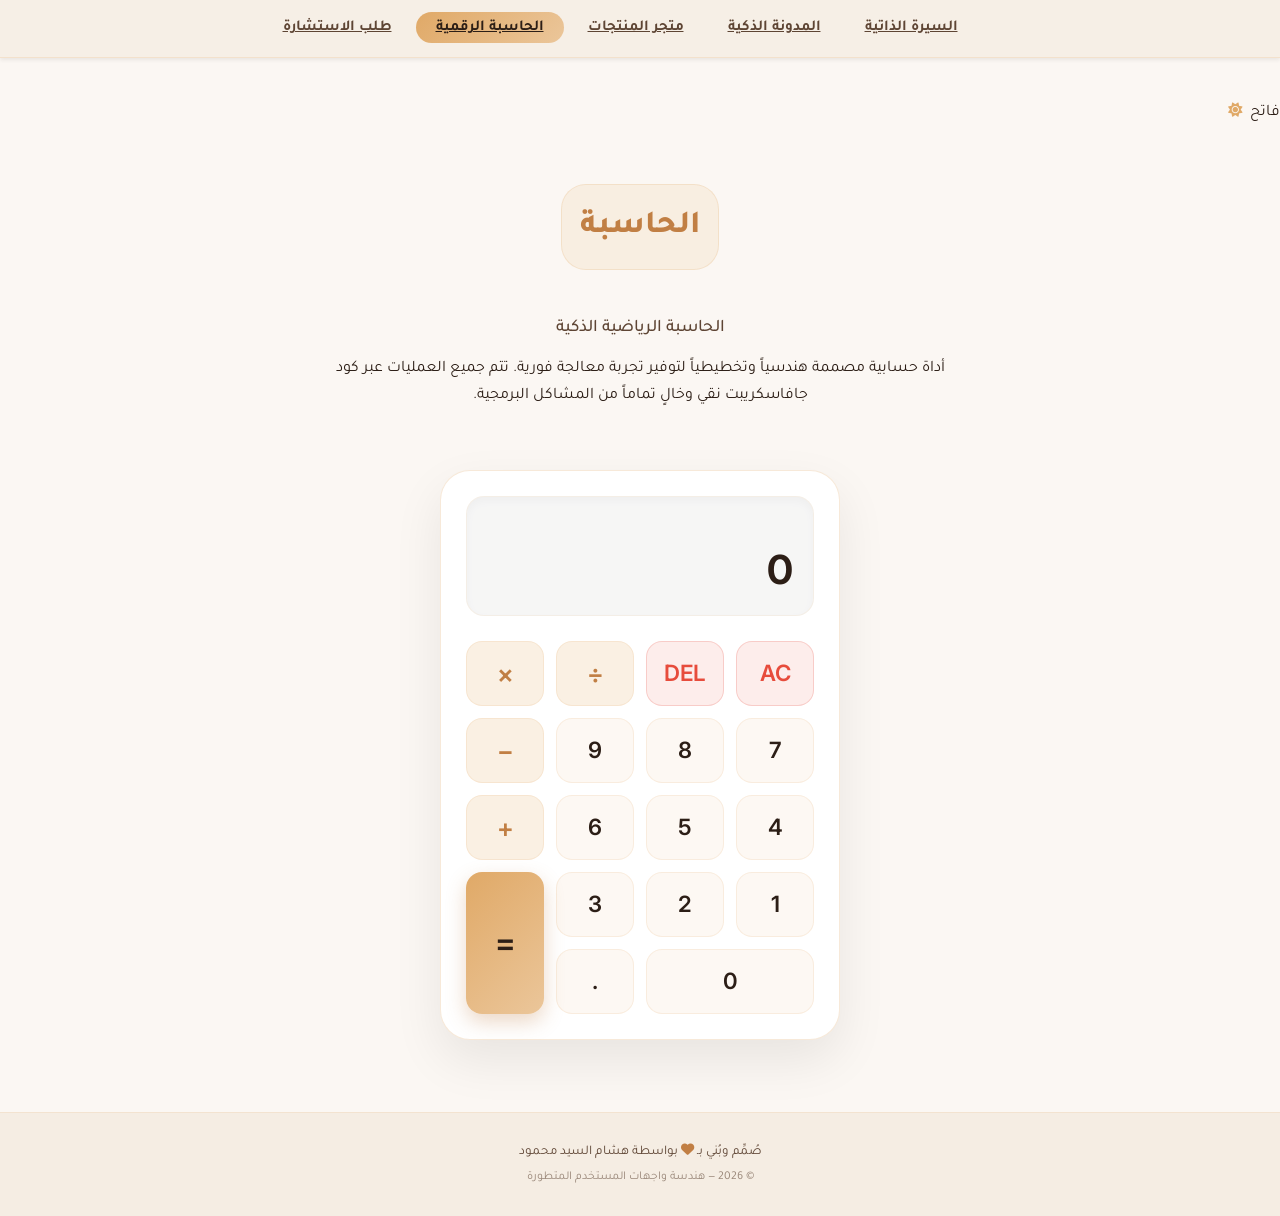
<file: calculator.html>
<!DOCTYPE html>
<html lang="ar" dir="rtl">
<head>
  <meta charset="UTF-8" />
  <meta name="viewport" content="width=device-width, initial-scale=1.0" />
  <title>الحاسبة الرقمية الذكية | هشام السيد محمود</title>

  <link href="https://cdn.jsdelivr.net/npm/bootstrap@5.3.2/dist/css/bootstrap.min.css" rel="stylesheet" />
  <link href="https://cdnjs.cloudflare.com/ajax/libs/font-awesome/6.5.0/css/all.min.css" rel="stylesheet" />
  <link href="https://unpkg.com/aos@2.3.4/dist/aos.css" rel="stylesheet" />
  <link href="https://fonts.googleapis.com/css2?family=Tajawal:wght@300;400;500;700;800&family=Inter:wght@300;400;600;700&display=swap" rel="stylesheet" />
  
  <link rel="stylesheet" href="style.css" />
  <link rel="stylesheet" href="calculator.css" />
</head>

<body class="fade-in-on-load">

  <div class="theme-toggle-nav">
    <span id="toggle-label" class="toggle-text">فاتح</span>
    <label class="toggle-switch">
      <input type="checkbox" id="themeToggle" />
      <span class="slider">
        <i id="toggle-icon" class="fa-solid fa-sun toggle-icon"></i>
      </span>
    </label>
  </div>

  <nav class="navbar navbar-expand-lg fixed-top navbar-premium shadow-sm">
    <div class="container justify-content-center">
      <button class="navbar-toggler" type="button" data-bs-toggle="collapse" data-bs-target="#navbarNav" style="border: none; color: var(--text-primary); margin-left: auto;">
        <i class="fas fa-bars"></i>
      </button>
      <div class="collapse navbar-collapse justify-content-center" id="navbarNav">
        <ul class="navbar-nav mb-2 mb-lg-0 gap-1">
          <li class="nav-item"><a class="nav-link-premium" href="index.html#portfolio">السيرة الذاتية</a></li>
          <li class="nav-item"><a class="nav-link-premium" href="blog.html">المدونة الذكية</a></li>
          <li class="nav-item"><a class="nav-link-premium" href="store.html">متجر المنتجات</a></li>
          <li class="nav-item"><a class="nav-link-premium active" href="calculator.html">الحاسبة الرقمية</a></li>
          <li class="nav-item"><a class="nav-link-premium" href="index.html#contact">طلب الاستشارة</a></li>
        </ul>
      </div>
    </div>
  </nav>

  <header class="calculator-hero text-center">
    <div class="container" data-aos="zoom-in">
      <span class="calc-badge">الحاسبة</span>
      <h1 class="hero-title my-3">الحاسبة الرياضية الذكية</h1>
      <p class="hero-subtitle mx-auto" style="max-width: 650px;">
        أداة حسابية مصممة هندسياً وتخطيطياً لتوفير تجربة معالجة فورية. تتم جميع العمليات عبر كود جافاسكريبت نقي وخالٍ تماماً من المشاكل البرمجية.
      </p>
    </div>
  </header>

  <main class="container py-4 d-flex justify-content-center" data-aos="fade-up">
    <div class="calculator-device">
      
      <div class="calc-display" id="calcDisplay">
        <div class="previous-operand" id="previousOperand"></div>
        <div class="current-operand" id="currentOperand">0</div>
      </div>

      <div class="calc-keypad">
        <button class="calc-btn btn-action" data-action="clear">AC</button>
        <button class="calc-btn btn-action" data-action="delete">DEL</button>
        <button class="calc-btn btn-operator" data-action="operator" data-value="÷">÷</button>
        <button class="calc-btn btn-operator" data-action="operator" data-value="×">×</button>

        <button class="calc-btn btn-number" data-value="7">7</button>
        <button class="calc-btn btn-number" data-value="8">8</button>
        <button class="calc-btn btn-number" data-value="9">9</button>
        <button class="calc-btn btn-operator" data-action="operator" data-value="-">−</button>

        <button class="calc-btn btn-number" data-value="4">4</button>
        <button class="calc-btn btn-number" data-value="5">5</button>
        <button class="calc-btn btn-number" data-value="6">6</button>
        <button class="calc-btn btn-operator" data-action="operator" data-value="+">+</button>

        <button class="calc-btn btn-number" data-value="1">1</button>
        <button class="calc-btn btn-number" data-value="2">2</button>
        <button class="calc-btn btn-number" data-value="3">3</button>
        <button class="calc-btn btn-equals" data-action="calculate" rowspan="2">=</button>

        <button class="calc-btn btn-number btn-zero" data-value="0">0</button>
        <button class="calc-btn btn-number" data-value=".">.</button>
      </div>
    </div>
  </main>

  <footer class="mt-5">
    <div class="container text-center">
      <p class="mb-1">صُمِّم وبُني بـ <i class="fas fa-heart" style="color:#c17f44;"></i> بواسطة هشام السيد محمود</p>
      <p class="mb-0" style="font-size:0.75rem; opacity:0.6;">© 2026 — هندسة واجهات المستخدم المتطورة</p>
    </div>
  </footer>

  <script src="https://cdn.jsdelivr.net/npm/bootstrap@5.3.2/dist/js/bootstrap.bundle.min.js"></script>
  <script src="https://unpkg.com/aos@2.3.4/dist/aos.js"></script>
  <script src="script.js"></script> 
  <script src="calculator.js"></script>  
</body>
</html>
</file>
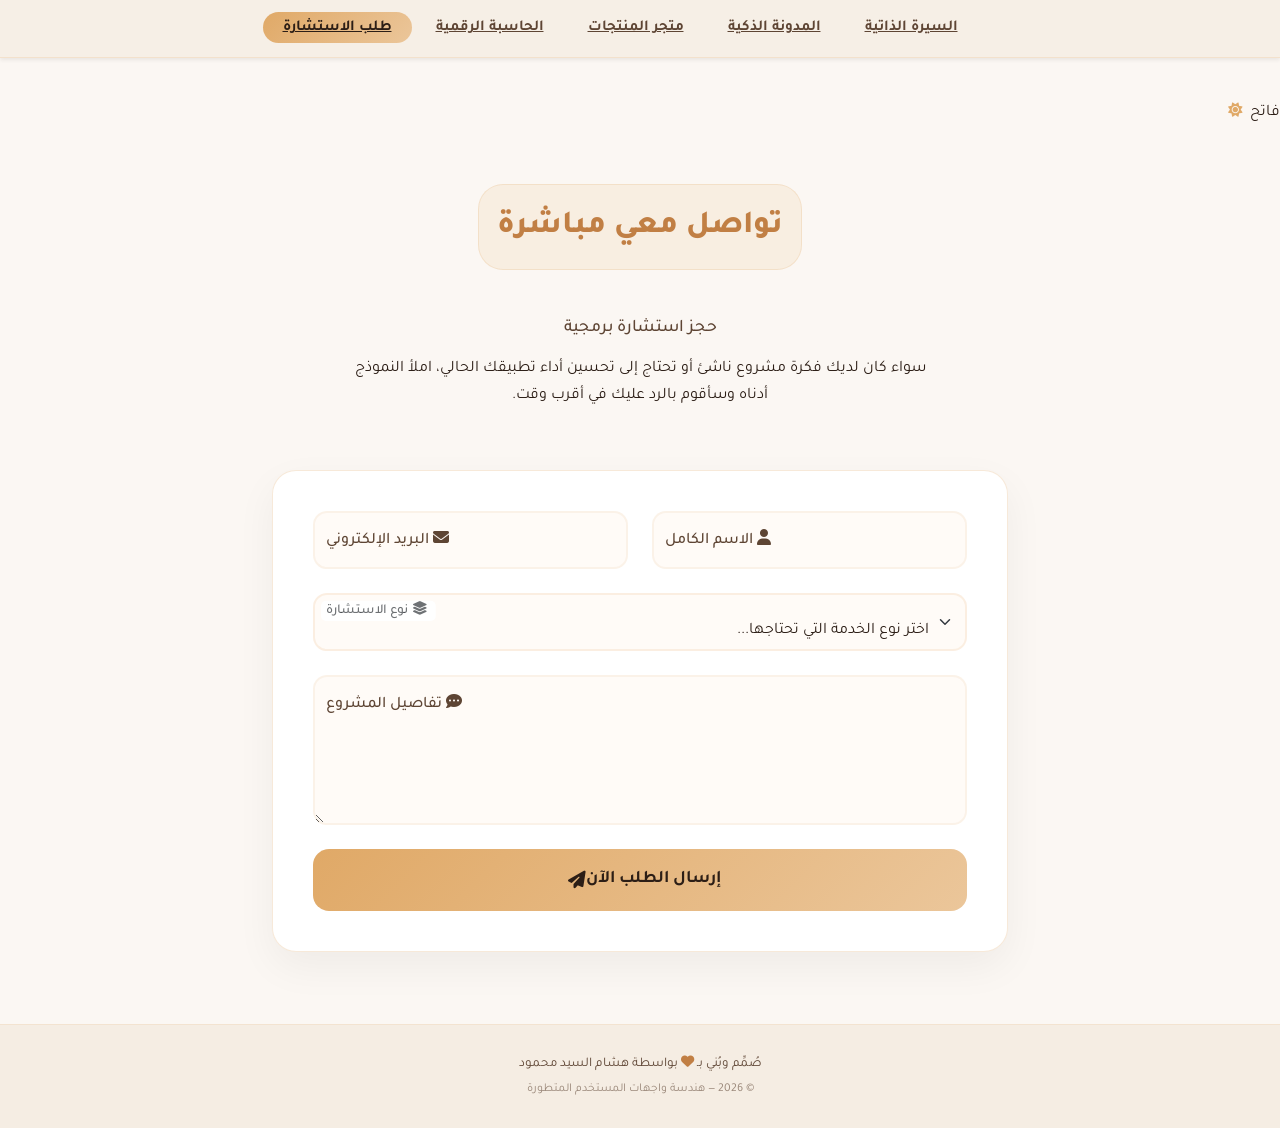
<file: contact.html>
<!DOCTYPE html>
<html lang="ar" dir="rtl">
<head>
  <meta charset="UTF-8" />
  <meta name="viewport" content="width=device-width, initial-scale=1.0" />
  <title>طلب استشارة برمجية | هشام السيد محمود</title>

  <link href="https://cdn.jsdelivr.net/npm/bootstrap@5.3.2/dist/css/bootstrap.min.css" rel="stylesheet" />
  <link href="https://cdnjs.cloudflare.com/ajax/libs/font-awesome/6.5.0/css/all.min.css" rel="stylesheet" />
  <link href="https://unpkg.com/aos@2.3.4/dist/aos.css" rel="stylesheet" />
  <link href="https://fonts.googleapis.com/css2?family=Tajawal:wght@300;400;500;700;800&family=Inter:wght@300;400;600;700&display=swap" rel="stylesheet" />
  
  <link rel="stylesheet" href="style.css" />
  <link rel="stylesheet" href="contact.css" />
</head>

<body class="fade-in-on-load">

  <div class="theme-toggle-nav">
    <span id="toggle-label" class="toggle-text">فاتح</span>
    <label class="toggle-switch">
      <input type="checkbox" id="themeToggle" />
      <span class="slider">
        <i id="toggle-icon" class="fa-solid fa-sun toggle-icon"></i>
      </span>
    </label>
  </div>

  <nav class="navbar navbar-expand-lg fixed-top navbar-premium shadow-sm">
    <div class="container justify-content-center">
      <button class="navbar-toggler" type="button" data-bs-toggle="collapse" data-bs-target="#navbarNav" style="border: none; color: var(--text-primary); margin-left: auto;">
        <i class="fas fa-bars"></i>
      </button>
      <div class="collapse navbar-collapse justify-content-center" id="navbarNav">
        <ul class="navbar-nav mb-2 mb-lg-0 gap-1">
          <li class="nav-item"><a class="nav-link-premium" href="index.html#portfolio">السيرة الذاتية</a></li>
          <li class="nav-item"><a class="nav-link-premium" href="blog.html">المدونة الذكية</a></li>
          <li class="nav-item"><a class="nav-link-premium" href="store.html">متجر المنتجات</a></li>
          <li class="nav-item"><a class="nav-link-premium" href="calculator.html">الحاسبة الرقمية</a></li>
          <li class="nav-item"><a class="nav-link-premium active" href="contact.html">طلب الاستشارة</a></li>
        </ul>
      </div>
    </div>
  </nav>

  <header class="contact-hero text-center">
    <div class="container" data-aos="zoom-in">
      <span class="contact-badge">تواصل معي مباشرة</span>
      <h1 class="hero-title my-3">حجز استشارة برمجية</h1>
      <p class="hero-subtitle mx-auto" style="max-width: 600px;">
        سواء كان لديك فكرة مشروع ناشئ أو تحتاج إلى تحسين أداء تطبيقك الحالي، املأ النموذج أدناه وسأقوم بالرد عليك في أقرب وقت.
      </p>
    </div>
  </header>

  <main class="container py-4 mb-5" data-aos="fade-up">
    <div class="row justify-content-center">
      <div class="col-lg-8">
        <div class="contact-card">
          
          <div id="successMessage" class="alert alert-success text-center d-none" role="alert">
            <i class="fas fa-check-circle fa-2x mb-2"></i>
            <h4 class="alert-heading">تم إرسال طلبك بنجاح!</h4>
            <p class="mb-0">شكراً لتواصلك، سأقوم بمراجعة التفاصيل والرد عليك خلال 24 ساعة.</p>
          </div>

          <form id="consultationForm" novalidate>
            <div class="row g-4">
              
              <div class="col-md-6">
                <div class="form-floating custom-floating">
                  <input type="text" class="form-control" id="fullName" placeholder="الاسم الكامل" required>
                  <label for="fullName"><i class="fas fa-user me-1"></i> الاسم الكامل</label>
                  <div class="invalid-feedback">يرجى إدخال اسمك الكامل (3 أحرف على الأقل).</div>
                </div>
              </div>

              <div class="col-md-6">
                <div class="form-floating custom-floating">
                  <input type="email" class="form-control" id="email" placeholder="name@example.com" required>
                  <label for="email"><i class="fas fa-envelope me-1"></i> البريد الإلكتروني</label>
                  <div class="invalid-feedback">يرجى إدخال بريد إلكتروني صحيح.</div>
                </div>
              </div>

              <div class="col-12">
                <div class="form-floating custom-floating">
                  <select class="form-select" id="consultationType" required>
                    <option value="" disabled selected>اختر نوع الخدمة التي تحتاجها...</option>
                    <option value="uiux">تصميم واجهات المستخدم (UI/UX)</option>
                    <option value="frontend">تطوير واجهات أمامية (Front-End)</option>
                    <option value="backend">تطوير النظم الخلفية (Back-End)</option>
                    <option value="audit">فحص وتحسين أداء موقع (Performance Audit)</option>
                    <option value="other">أخرى</option>
                  </select>
                  <label for="consultationType"><i class="fas fa-layer-group me-1"></i> نوع الاستشارة</label>
                  <div class="invalid-feedback">يرجى تحديد نوع الاستشارة.</div>
                </div>
              </div>

              <div class="col-12">
                <div class="form-floating custom-floating">
                  <textarea class="form-control" id="messageDetails" placeholder="تفاصيل المشروع" style="height: 150px" required></textarea>
                  <label for="messageDetails"><i class="fas fa-comment-dots me-1"></i> تفاصيل المشروع</label>
                  <div class="invalid-feedback">يرجى كتابة بعض التفاصيل حول مشروعك (20 حرف على الأقل).</div>
                </div>
              </div>

              <div class="col-12 text-center mt-4">
                <button type="submit" class="btn-submit w-100" id="submitBtn">
                  <span>إرسال الطلب الآن</span>
                  <i class="fas fa-paper-plane ms-2"></i>
                  <div class="spinner-border spinner-border-sm ms-2 d-none" id="submitSpinner" role="status"></div>
                </button>
              </div>

            </div>
          </form>

        </div>
      </div>
    </div>
  </main>

  <footer>
    <div class="container text-center">
      <p class="mb-1">صُمِّم وبُني بـ <i class="fas fa-heart" style="color:#c17f44;"></i> بواسطة هشام السيد محمود</p>
      <p class="mb-0" style="font-size:0.75rem; opacity:0.6;">© 2026 — هندسة واجهات المستخدم المتطورة</p>
    </div>
  </footer>

  <script src="https://cdn.jsdelivr.net/npm/bootstrap@5.3.2/dist/js/bootstrap.bundle.min.js"></script>
  <script src="https://unpkg.com/aos@2.3.4/dist/aos.js"></script>
  <script src="script.js"></script> 
  <script src="contact.js"></script>  
</body>
</html>
</file>
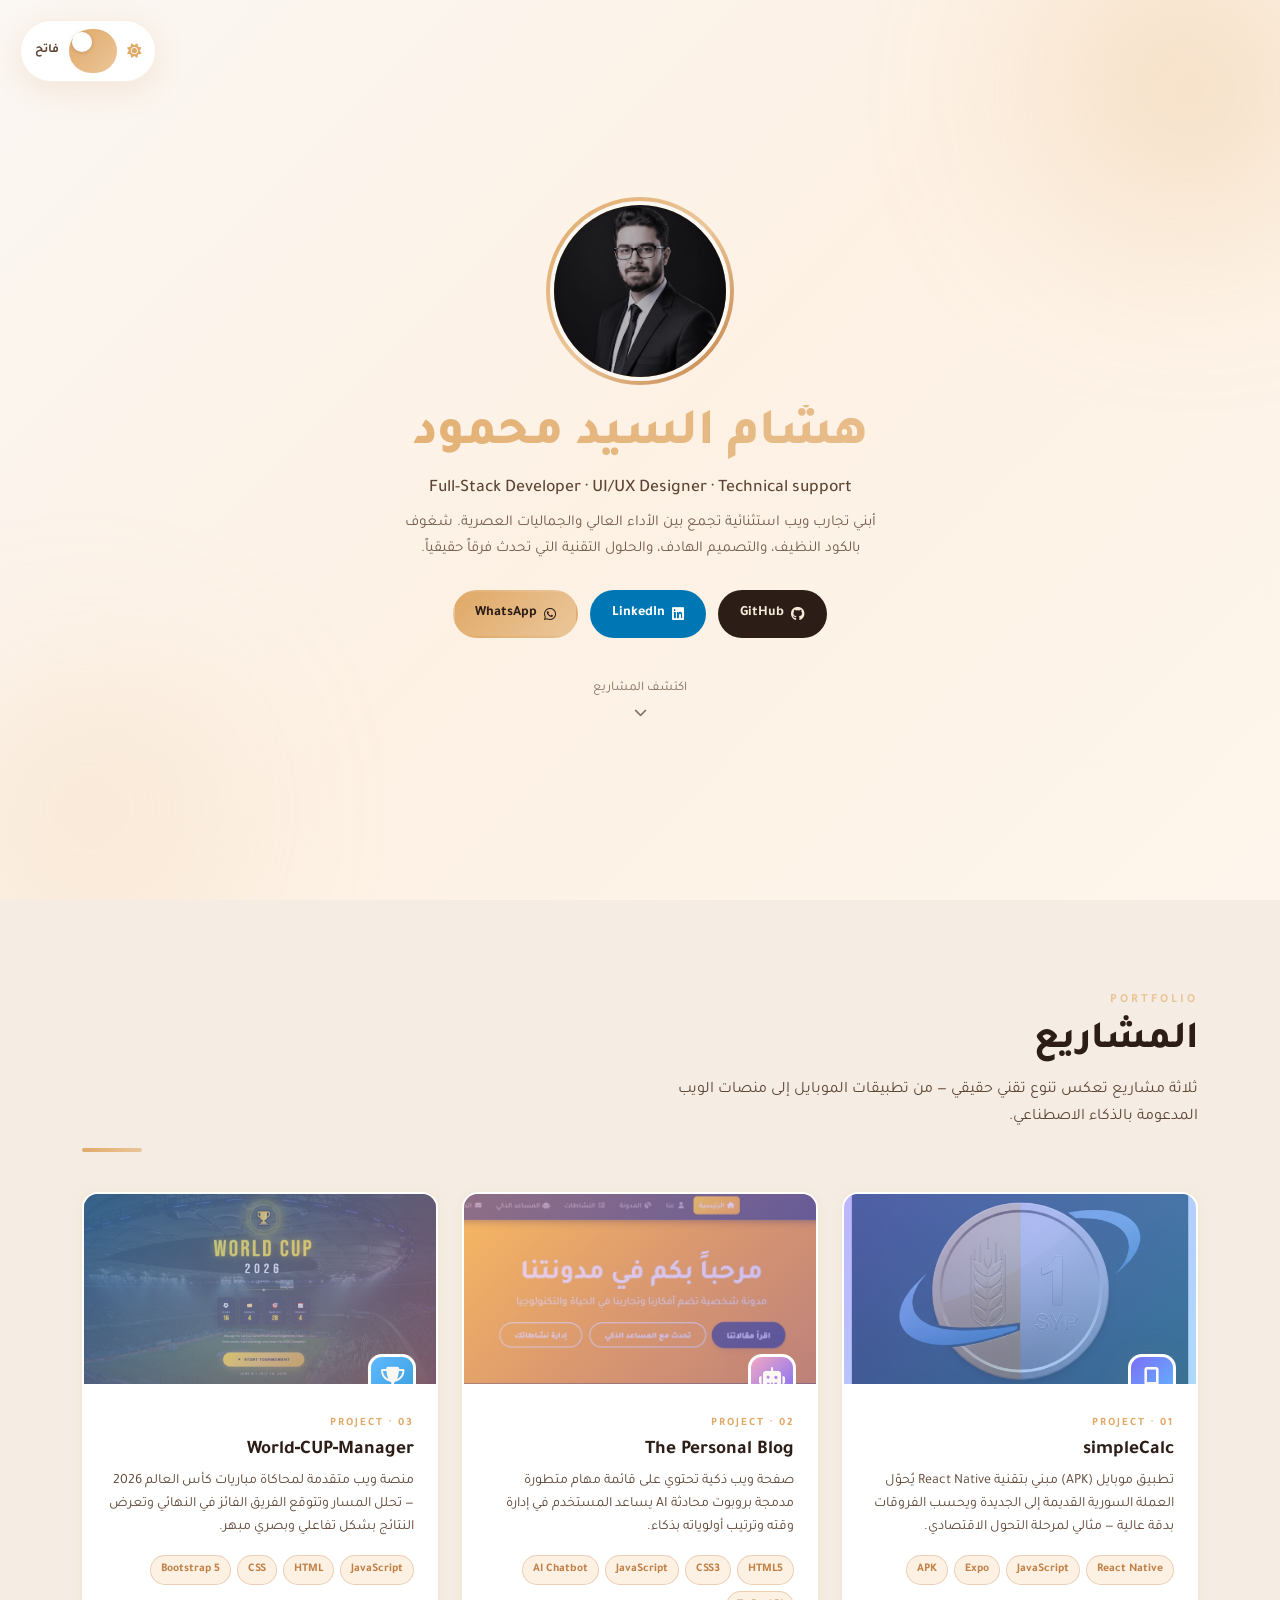
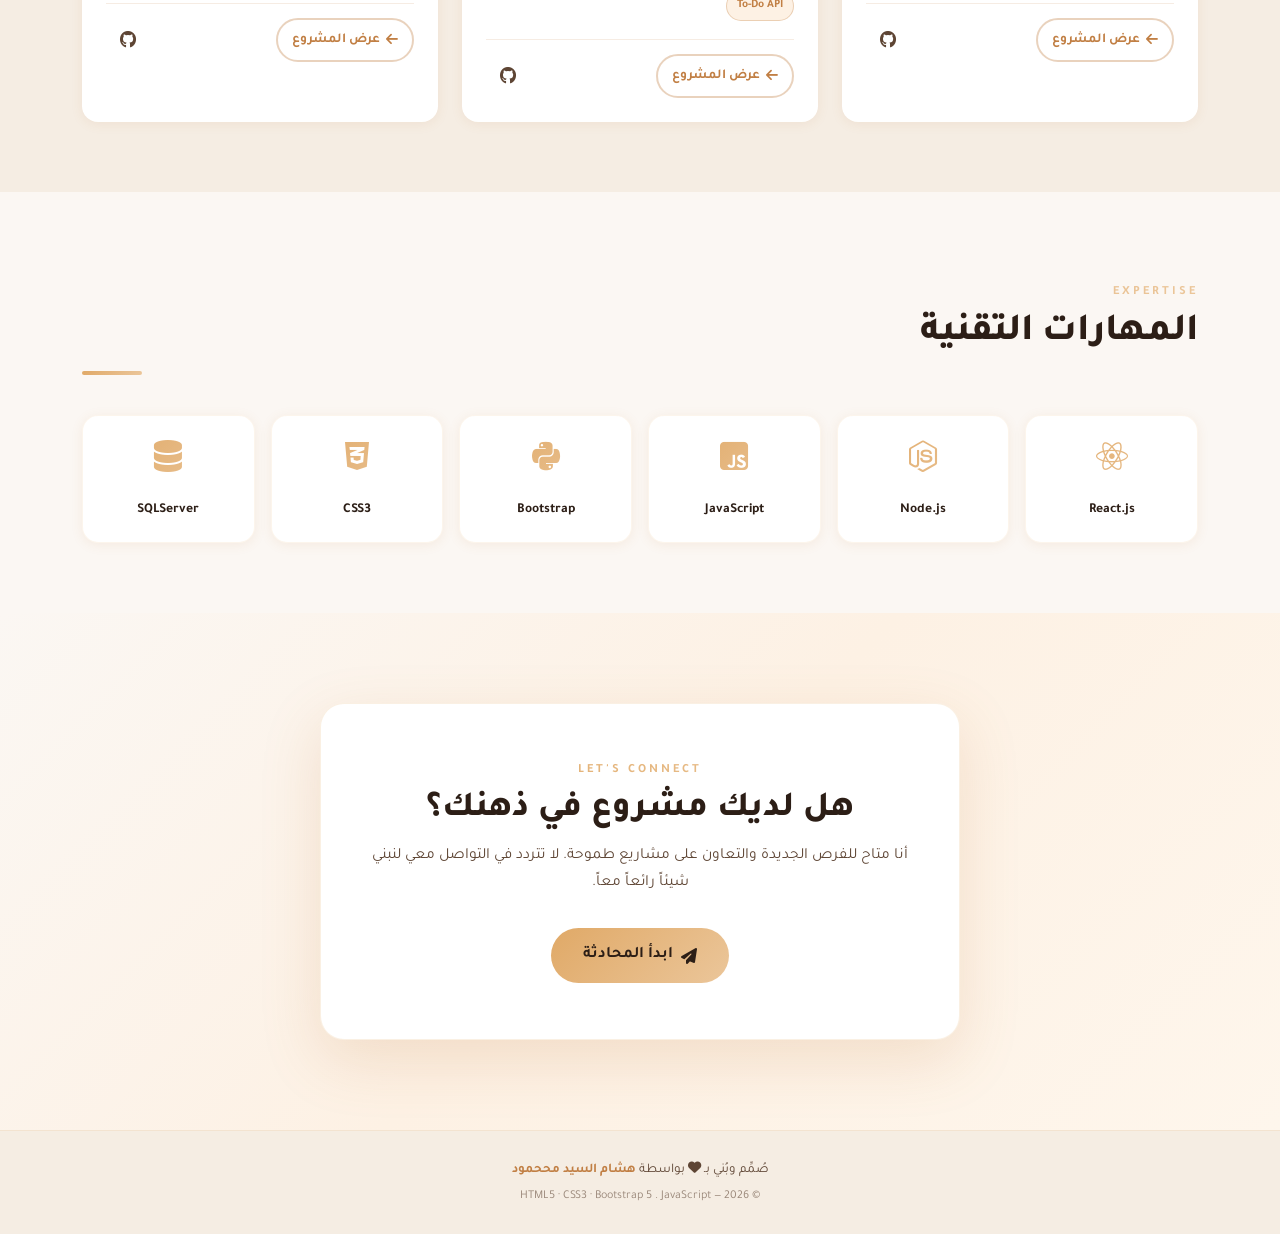
<file: portfolio.html>
<!DOCTYPE html>
<html lang="ar" dir="rtl">
<head>
  <meta charset="UTF-8" />
  <meta name="viewport" content="width=device-width, initial-scale=1.0" />
  <title>Hisham Alsayed | Full-Stack Developer</title>

  <link href="https://cdn.jsdelivr.net/npm/bootstrap@5.3.2/dist/css/bootstrap.min.css" rel="stylesheet" />
  <link href="https://cdnjs.cloudflare.com/ajax/libs/font-awesome/6.5.0/css/all.min.css" rel="stylesheet" />
  <!-- AOS Animations -->
  <link href="https://unpkg.com/aos@2.3.4/dist/aos.css" rel="stylesheet" />
  <link href="https://fonts.googleapis.com/css2?family=Tajawal:wght@300;400;500;700;800&family=Inter:wght@300;400;600;700&display=swap" rel="stylesheet" />

  
</head>

<body>
<link rel="stylesheet" href="style.css">
  

  <div class="theme-toggle-wrap">
    <i class="fa-solid fa-sun toggle-icon" id="toggle-icon"></i>
    <label class="toggle-switch" title="تبديل الوضع الليلي">
      <input type="checkbox" id="themeToggle" />
      <span class="toggle-slider"></span>
    </label>
    <span class="toggle-label" id="toggle-label">فاتح</span>
  </div>



  <section class="hero text-center">
    <div class="container position-relative" style="z-index:1;">

    
      <div class="fade-in-on-load">
        <div class="profile-wrap">
          <div class="profile-ring"></div>
          <img
            src="image/icon.png"
            alt="صورة hisham alsayed"
            class="profile-img"
          />
        </div>
      </div>

      <div class="fade-in-on-load">
        <h1 class="hero-name">هشام السيد محمود</h1>
        <p class="hero-title">Full-Stack Developer · UI/UX Designer · Technical support</p>
        <p class="hero-bio">
          أبني تجارب ويب استثنائية تجمع بين الأداء العالي والجماليات العصرية.
          شغوف بالكود النظيف، والتصميم الهادف، والحلول التقنية التي تحدث فرقاً حقيقياً.
        </p>

      <div class="fade-in-on-load">
        <div class="social-links">
          <a href="https://github.com/Hisham-Alsayyed" target="_blank" class="social-btn btn-github">
            <i class="fab fa-github"></i> GitHub
          </a>
          <a href="https://www.linkedin.com/in/hisham-alsayyed-8071282b2" target="_blank" class="social-btn btn-linkedin">
            <i class="fab fa-linkedin"></i> LinkedIn
          </a>

          <a href="https://wa.me/0936472476" target="_blank" class="social-btn btn-email">
            <i class="fab fa-whatsapp"></i> WhatsApp
          </a>
        </div>
      </div>

      <div class="fade-in-on-load">
        <div class="scroll-cue">
          <span>اكتشف المشاريع</span>
          <i class="fas fa-chevron-down"></i>
        </div>
      </div>

    </div>
  </section>


  
  <section class="section section-alt" id="projects">
    <div class="container">

      <div data-aos="fade-up">
        <p class="section-eyebrow">Portfolio</p>
        <h2 class="section-title">المشاريع</h2>
        <p class="section-subtitle">ثلاثة مشاريع تعكس تنوع تقني حقيقي — من تطبيقات الموبايل إلى منصات الويب المدعومة بالذكاء الاصطناعي.</p>
        <div class="title-underline"></div>
      </div>

      <div class="row g-4">

        <div class="col-md-6 col-lg-4" data-aos="fade-up" data-aos-delay="0">
          <div class="project-card h-100">
            <div class="card-img-wrap">
              <img
                src="image/logo.png"
                alt="simpleCalc"
              />
              <div class="card-img-overlay-tint" style="background: linear-gradient(135deg,#7c6ff7,#5fb8ff);"></div>
              <div class="card-icon-badge" style="background: linear-gradient(135deg,#7c6ff7,#5fb8ff);">
                <i class="fas fa-mobile-screen"></i>
              </div>
            </div>
            <div class="card-body">
              <p class="card-project-number">PROJECT · 01</p>
              <h3 class="card-title">simpleCalc</h3>
              <p class="card-desc">
                تطبيق موبايل (APK) مبني بتقنية React Native يُحوّل العملة السورية القديمة إلى الجديدة
                ويحسب الفروقات بدقة عالية — مثالي لمرحلة التحول الاقتصادي.
              </p>
              <div class="tech-badges">
                <span class="tech-badge">React Native</span>
                <span class="tech-badge">JavaScript</span>
                <span class="tech-badge">Expo</span>
                <span class="tech-badge">APK</span>
              </div>
              <div class="card-footer-row">
                <a href="https://drive.google.com/uc?export=download&id=1M3uHL7PNFDfwLEyZ2C9aq_iVTlSj4_vM" class="card-cta">
                  <i class="fas fa-arrow-left"></i> عرض المشروع
                </a>
                <a href="#" class="card-cta" style="border:none; background:none;">
                  <i class="fab fa-github fa-lg" style="color:var(--text-muted);"></i>
                </a>
              </div>
            </div>
          </div>
        </div>

        <div class="col-md-6 col-lg-4" data-aos="fade-up" data-aos-delay="120">
          <div class="project-card h-100">
            <div class="card-img-wrap">
              <img
                src="image/blog.jpg"
                alt="The Personal Blog"
              />
              <div class="card-img-overlay-tint" style="background: linear-gradient(135deg,#f2a7c3,#7c6ff7);"></div>
              <div class="card-icon-badge" style="background: linear-gradient(135deg,#f2a7c3,#7c6ff7);">
                <i class="fas fa-robot"></i>
              </div>
            </div>
            <div class="card-body">
              <p class="card-project-number">PROJECT · 02</p>
              <h3 class="card-title">The Personal Blog</h3>
              <p class="card-desc">
                صفحة ويب ذكية تحتوي على قائمة مهام متطورة مدمجة بروبوت محادثة AI
                يساعد المستخدم في إدارة وقته وترتيب أولوياته بذكاء.
              </p>
              <div class="tech-badges">
                <span class="tech-badge">HTML5</span>
                <span class="tech-badge">CSS3</span>
                <span class="tech-badge">JavaScript</span>
                <span class="tech-badge">AI Chatbot</span>
                <span class="tech-badge">To-Do API</span>
              </div>
              <div class="card-footer-row">
                <a href="https://hisham-alsayyed.github.io/thepersonlblog/" class="card-cta">
                  <i class="fas fa-arrow-left"></i> عرض المشروع
                </a>
                <a href="#" class="card-cta" style="border:none; background:none;">
                  <i class="fab fa-github fa-lg" style="color:var(--text-muted);"></i>
                </a>
              </div>
            </div>
          </div>
        </div>

        <div class="col-md-6 col-lg-4" data-aos="fade-up" data-aos-delay="240">
          <div class="project-card h-100">
            <div class="card-img-wrap">
              <img
                src="image/CUP.jpg"
                alt="World-CUP-Manager"
              />
              <div class="card-img-overlay-tint" style="background: linear-gradient(135deg,#5fb8ff,#f2a7c3);"></div>
              <div class="card-icon-badge" style="background: linear-gradient(135deg,#5fb8ff,#3a9fdc);">
                <i class="fas fa-trophy"></i>
              </div>
            </div>
            <div class="card-body">
              <p class="card-project-number">PROJECT · 03</p>
              <h3 class="card-title">World‑CUP‑Manager</h3>
              <p class="card-desc">
                منصة ويب متقدمة لمحاكاة مباريات كأس العالم 2026 — تحلل المسار وتتوقع الفريق
                الفائز في النهائي وتعرض النتائج بشكل تفاعلي وبصري مبهر.
              </p>
              <div class="tech-badges">
                <span class="tech-badge">JavaScript</span>
                <span class="tech-badge">HTML</span>
                <span class="tech-badge">CSS</span>
                <span class="tech-badge"> Bootstrap 5</span>
              </div>
              <div class="card-footer-row">
                <a href="https://hisham-alsayyed.github.io/World-CUP-Manager/" class="card-cta">
                  <i class="fas fa-arrow-left"></i> عرض المشروع
                </a>
                <a href="#" class="card-cta" style="border:none; background:none;">
                  <i class="fab fa-github fa-lg" style="color:var(--text-muted);"></i>
                </a>
              </div>
            </div>
          </div>
        </div>

      </div>
    </div>
  </section>


  
  <section class="section" id="skills">
    <div class="container">
      <div data-aos="fade-up">
        <p class="section-eyebrow">Expertise</p>
        <h2 class="section-title">المهارات التقنية</h2>
        <div class="title-underline"></div>
      </div>
      <div class="row g-3">
        <div class="col-6 col-sm-4 col-lg-2" data-aos="zoom-in" data-aos-delay="0">
          <div class="skill-item">
            <div class="skill-icon"><i class="fab fa-react"></i></div>
            <div class="skill-name">React.js</div>
          </div>
        </div>
        <div class="col-6 col-sm-4 col-lg-2" data-aos="zoom-in" data-aos-delay="60">
          <div class="skill-item">
            <div class="skill-icon"><i class="fab fa-node-js"></i></div>
            <div class="skill-name">Node.js</div>
          </div>
        </div>
        <div class="col-6 col-sm-4 col-lg-2" data-aos="zoom-in" data-aos-delay="120">
          <div class="skill-item">
            <div class="skill-icon"><i class="fab fa-js-square"></i></div>
            <div class="skill-name">JavaScript</div>
          </div>
        </div>
        <div class="col-6 col-sm-4 col-lg-2" data-aos="zoom-in" data-aos-delay="180">
          <div class="skill-item">
            <div class="skill-icon"><i class="fab fa-python"></i></div>
            <div class="skill-name"> Bootstrap</div>
          </div>
        </div>
        <div class="col-6 col-sm-4 col-lg-2" data-aos="zoom-in" data-aos-delay="240">
          <div class="skill-item">
            <div class="skill-icon"><i class="fab fa-css3-alt"></i></div>
            <div class="skill-name">CSS3</div>
          </div>
        </div>
        <div class="col-6 col-sm-4 col-lg-2" data-aos="zoom-in" data-aos-delay="300">
          <div class="skill-item">
            <div class="skill-icon"><i class="fas fa-database"></i></div>
            <div class="skill-name">SQLServer</div>
          </div>
        </div>
      </div>
    </div>
  </section>


 
  <section class="cta-section" id="contact">
    <div class="container">
      <div class="cta-card" data-aos="fade-up">
        <p class="section-eyebrow text-center">Let's Connect</p>
        <h2 class="cta-title">هل لديك مشروع في ذهنك؟</h2>
        <p class="cta-sub">
          أنا متاح للفرص الجديدة والتعاون على مشاريع طموحة.
          لا تتردد في التواصل معي لنبني شيئاً رائعاً معاً.
        </p>
        <a href="https://wa.me/0936472476" class="btn-primary-grad">
          <i class="fas fa-paper-plane"></i>
          ابدأ المحادثة
        </a>
      </div>
    </div>
  </section>

  

  <footer>
    <div class="container">
      <p class="mb-1">
        صُمِّم وبُني بـ <i class="fas fa-heart" style="color:var(--accent-3);"></i> بواسطة
        <a href="#">هشام السيد مححمود</a>
      </p>
      <p class="mb-0" style="font-size:0.75rem; opacity:0.6;">
        © 2026 — HTML5 · CSS3 · Bootstrap 5 . JavaScript
      </p>
    </div>
  </footer>


 
 
  <script src="https://cdn.jsdelivr.net/npm/bootstrap@5.3.2/dist/js/bootstrap.bundle.min.js"></script>
  <!-- AOS -->
  <script src="https://unpkg.com/aos@2.3.4/dist/aos.js"></script>

 
  <script src="script.js"></script>
</body>
</html>
</file>
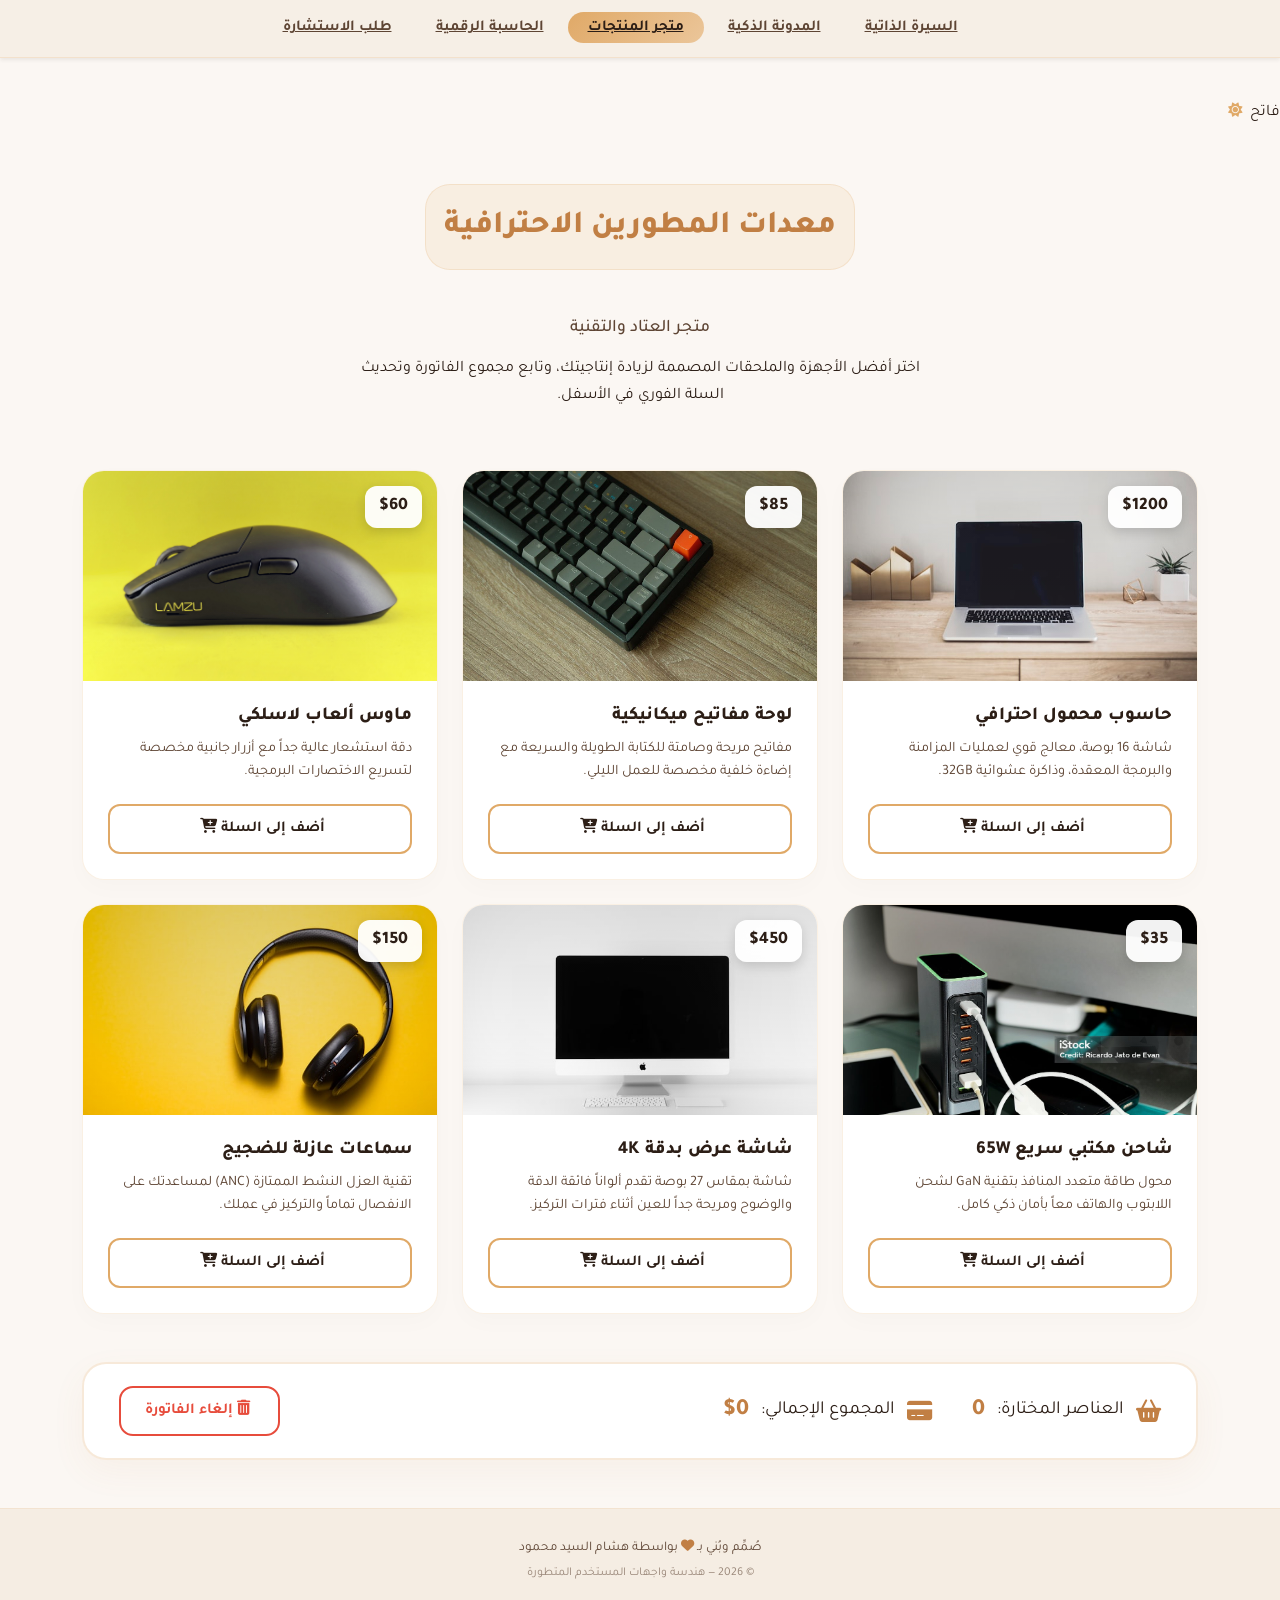
<file: store.html>
<!DOCTYPE html>
<html lang="ar" dir="rtl">
<head>
  <meta charset="UTF-8" />
  <meta name="viewport" content="width=device-width, initial-scale=1.0" />
  <title>متجر التقنية المتقدمة | هشام السيد محمود</title>

  <link href="https://cdn.jsdelivr.net/npm/bootstrap@5.3.2/dist/css/bootstrap.min.css" rel="stylesheet" />
  <link href="https://cdnjs.cloudflare.com/ajax/libs/font-awesome/6.5.0/css/all.min.css" rel="stylesheet" />
  <link href="https://unpkg.com/aos@2.3.4/dist/aos.css" rel="stylesheet" />
  <link href="https://fonts.googleapis.com/css2?family=Tajawal:wght@300;400;500;700;800&family=Inter:wght@300;400;600;700&display=swap" rel="stylesheet" />
  
  <link rel="stylesheet" href="style.css" />
  <link rel="stylesheet" href="store.css" />
</head>

<body class="fade-in-on-load">

  <div class="theme-toggle-nav">
    <span id="toggle-label" class="toggle-text">فاتح</span>
    <label class="toggle-switch">
      <input type="checkbox" id="themeToggle" />
      <span class="slider">
        <i id="toggle-icon" class="fa-solid fa-sun toggle-icon"></i>
      </span>
    </label>
  </div>

  <nav class="navbar navbar-expand-lg fixed-top navbar-premium shadow-sm">
    <div class="container justify-content-center">
      <button class="navbar-toggler" type="button" data-bs-toggle="collapse" data-bs-target="#navbarNav" style="border: none; color: var(--text-primary); margin-left: auto;">
        <i class="fas fa-bars"></i>
      </button>
      <div class="collapse navbar-collapse justify-content-center" id="navbarNav">
        <ul class="navbar-nav mb-2 mb-lg-0 gap-1">
          <li class="nav-item"><a class="nav-link-premium" href="index.html#portfolio">السيرة الذاتية</a></li>
          <li class="nav-item"><a class="nav-link-premium" href="blog.html">المدونة الذكية</a></li>
          <li class="nav-item"><a class="nav-link-premium active" href="store.html">متجر المنتجات</a></li>
          <li class="nav-item"><a class="nav-link-premium" href="index.html#calculator">الحاسبة الرقمية</a></li>
          <li class="nav-item"><a class="nav-link-premium" href="index.html#contact">طلب الاستشارة</a></li>
        </ul>
      </div>
    </div>
  </nav>

  <div class="toast-container position-fixed bottom-0 end-0 p-3" id="toastPlacement"></div>

  <header class="store-hero text-center">
    <div class="container" data-aos="zoom-in">
      <span class="store-badge">معدات المطورين الاحترافية</span>
      <h1 class="hero-title my-3">متجر العتاد والتقنية</h1>
      <p class="hero-subtitle mx-auto" style="max-width: 600px;">
        اختر أفضل الأجهزة والملحقات المصممة لزيادة إنتاجيتك، وتابع مجموع الفاتورة وتحديث السلة الفوري في الأسفل.
      </p>
    </div>
  </header>

  <main class="container py-4">
    <div class="row g-4" id="products-grid">

      <div class="col-sm-6 col-lg-4" data-aos="fade-up">
        <div class="product-card">
          <div class="product-img-box">
            <img src="image/stor1.png" alt="حاسوب محمول" class="product-img">
            <div class="img-overlay"></div>
            <span class="product-price">$1200</span>
          </div>
          <div class="product-details">
            <h3 class="product-title">حاسوب محمول احترافي</h3>
            <p class="product-desc">شاشة 16 بوصة، معالج قوي لعمليات المزامنة والبرمجة المعقدة، وذاكرة عشوائية 32GB.</p>
            <button class="btn-add-cart" data-name="حاسوب محمول احترافي" data-price="1200">
              أضف إلى السلة <i class="fas fa-cart-plus ms-1"></i>
            </button>
          </div>
        </div>
      </div>

      <div class="col-sm-6 col-lg-4" data-aos="fade-up" data-aos-delay="100">
        <div class="product-card">
          <div class="product-img-box">
            <img src="image/stor6.jpg" alt="لوحة مفاتيح ميكانيكية" class="product-img">
            <div class="img-overlay"></div>
            <span class="product-price">$85</span>
          </div>
          <div class="product-details">
            <h3 class="product-title">لوحة مفاتيح ميكانيكية</h3>
            <p class="product-desc">مفاتيح مريحة وصامتة للكتابة الطويلة والسريعة مع إضاءة خلفية مخصصة للعمل الليلي.</p>
            <button class="btn-add-cart" data-name="لوحة مفاتيح ميكانيكية" data-price="85">
              أضف إلى السلة <i class="fas fa-cart-plus ms-1"></i>
            </button>
          </div>
        </div>
      </div>

      <div class="col-sm-6 col-lg-4" data-aos="fade-up" data-aos-delay="200">
        <div class="product-card">
          <div class="product-img-box">
            <img src="image/stor5.jpg" alt="ماوس لاسلكي" class="product-img">
            <div class="img-overlay"></div>
            <span class="product-price">$60</span>
          </div>
          <div class="product-details">
            <h3 class="product-title">ماوس ألعاب لاسلكي</h3>
            <p class="product-desc">دقة استشعار عالية جداً مع أزرار جانبية مخصصة لتسريع الاختصارات البرمجية.</p>
            <button class="btn-add-cart" data-name="ماوس ألعاب لاسلكي" data-price="60">
              أضف إلى السلة <i class="fas fa-cart-plus ms-1"></i>
            </button>
          </div>
        </div>
      </div>

      <div class="col-sm-6 col-lg-4" data-aos="fade-up">
        <div class="product-card">
          <div class="product-img-box">
            <img src="image/stor4.jpg" alt="شاحن سريع" class="product-img">
            <div class="img-overlay"></div>
            <span class="product-price">$35</span>
          </div>
          <div class="product-details">
            <h3 class="product-title">شاحن مكتبي سريع 65W</h3>
            <p class="product-desc">محول طاقة متعدد المنافذ بتقنية GaN لشحن اللابتوب والهاتف معاً بأمان ذكي كامل.</p>
            <button class="btn-add-cart" data-name="شاحن مكتبي 65W" data-price="35">
              أضف إلى السلة <i class="fas fa-cart-plus ms-1"></i>
            </button>
          </div>
        </div>
      </div>

      <div class="col-sm-6 col-lg-4" data-aos="fade-up" data-aos-delay="100">
        <div class="product-card">
          <div class="product-img-box">
            <img src="image/stor2.png" alt="شاشة عرض" class="product-img">
            <div class="img-overlay"></div>
            <span class="product-price">$450</span>
          </div>
          <div class="product-details">
            <h3 class="product-title">شاشة عرض بدقة 4K</h3>
            <p class="product-desc">شاشة بمقاس 27 بوصة تقدم ألواناً فائقة الدقة والوضوح ومريحة جداً للعين أثناء فترات التركيز.</p>
            <button class="btn-add-cart" data-name="شاشة عرض 4K" data-price="450">
              أضف إلى السلة <i class="fas fa-cart-plus ms-1"></i>
            </button>
          </div>
        </div>
      </div>

      <div class="col-sm-6 col-lg-4" data-aos="fade-up" data-aos-delay="200">
        <div class="product-card">
          <div class="product-img-box">
            <img src="image/stor3.png" alt="سماعات رأس" class="product-img">
            <div class="img-overlay"></div>
            <span class="product-price">$150</span>
          </div>
          <div class="product-details">
            <h3 class="product-title">سماعات عازلة للضجيج</h3>
            <p class="product-desc">تقنية العزل النشط الممتازة (ANC) لمساعدتك على الانفصال تماماً والتركيز في عملك.</p>
            <button class="btn-add-cart" data-name="سماعات عازلة للضجيج" data-price="150">
              أضف إلى السلة <i class="fas fa-cart-plus ms-1"></i>
            </button>
          </div>
        </div>
      </div>

    </div>

    <div class="row mt-5" data-aos="fade-up">
      <div class="col-12">
        <div class="cart-inline-summary">
          <div class="summary-info">
            <div class="summary-item">
              <i class="fas fa-shopping-basket"></i>
              <span>العناصر المختارة:</span>
              <strong id="inlineCartCount">0</strong>
            </div>
            <div class="summary-item">
              <i class="fas fa-credit-card"></i>
              <span>المجموع الإجمالي:</span>
              <strong id="inlineCartTotal">$0</strong>
            </div>
          </div>
          <button class="btn-clear-cart" id="inlineClearBtn">
            <i class="fas fa-trash-alt me-1"></i> إلغاء الفاتورة
          </button>
        </div>
      </div>
    </div>
  </main>

  <footer class="mt-4">
    <div class="container text-center">
      <p class="mb-1">صُمِّم وبُني بـ <i class="fas fa-heart" style="color:#c17f44;"></i> بواسطة هشام السيد محمود</p>
      <p class="mb-0" style="font-size:0.75rem; opacity:0.6;">© 2026 — هندسة واجهات المستخدم المتطورة</p>
    </div>
  </footer>

  <script src="https://cdn.jsdelivr.net/npm/bootstrap@5.3.2/dist/js/bootstrap.bundle.min.js"></script>
  <script src="https://unpkg.com/aos@2.3.4/dist/aos.js"></script>
  <script src="script.js"></script> 
  <script src="store.js"></script>  
</body>
</html>
</file>
<file: style.css>
:root {
 
  --primary-color:   #e0a967;   
  --secondary-color: #ebc69a;  
  --accent-dark:     #c17f44;   
  --bg-light:        #fbf7f3;   

  --text-main:       #2c1e16;   
  --text-muted:      #5e4534;   

  --bg-primary:      var(--bg-light);
  --bg-secondary:    #f5ede3;
  --bg-card:         #ffffff;
  --text-primary:    var(--text-main);
  --text-secondary:  var(--text-muted);

  --gradient-hero:
    linear-gradient(135deg, #fbf7f3 0%, #fdf1e4 50%, #fef6ec 100%);
  --gradient-accent:
    linear-gradient(135deg, var(--primary-color) 0%, var(--secondary-color) 100%);
  --gradient-accent-hover:
    linear-gradient(135deg, var(--accent-dark) 0%, var(--primary-color) 100%);
  --gradient-card-border:
    linear-gradient(135deg, var(--primary-color), var(--secondary-color), var(--accent-dark));


  --shadow-sm:  0 2px 12px  rgba(193, 127, 68, 0.10);
  --shadow-md:  0 8px 32px  rgba(193, 127, 68, 0.14);
  --shadow-lg:  0 20px 60px rgba(193, 127, 68, 0.18);

  /* ── Misc ── */
  --border-radius: 16px;
  --transition:    0.3s cubic-bezier(0.4, 0, 0.2, 1);
  --font-main:     "Tajawal", "Inter", sans-serif;
}

/* ── DARK MODE — warm dark brown, NOT cold black ── */
[data-theme="dark"] {
  --primary-color:   #e0a967;   /* keep the gold vivid against dark backgrounds */
  --secondary-color: #c17f44;
  --accent-dark:     #a0622e;

  --bg-primary:      #1a120e;   /* very dark warm brown                         */
  --bg-secondary:    #231810;
  --bg-card:         #2c1e16;   /* same as --text-main in light — full circle   */
  --text-primary:    #f5ead8;   /* warm off-white                               */
  --text-secondary:  #c4a07c;   /* muted gold-brown                             */

  --gradient-hero:
    linear-gradient(135deg, #1a120e 0%, #231810 50%, #2a1a0f 100%);
  --gradient-accent:
    linear-gradient(135deg, #e0a967 0%, #c17f44 100%);

  --shadow-sm:  0 2px 12px  rgba(0, 0, 0, 0.35);
  --shadow-md:  0 8px 32px  rgba(0, 0, 0, 0.50);
  --shadow-lg:  0 20px 60px rgba(0, 0, 0, 0.60);
}

/* =====================================================
   BASE RESET & GLOBAL STYLES
   ===================================================== */
*, *::before, *::after { box-sizing: border-box; }

html { scroll-behavior: smooth; }

body {
  font-family: var(--font-main);
  background: var(--bg-primary);
  color: var(--text-primary);
  transition: background var(--transition), color var(--transition);
  overflow-x: hidden;
  line-height: 1.7;
}

/* =====================================================
   DARK / LIGHT TOGGLE SWITCH (fixed top-left in RTL)
   ===================================================== */
.theme-toggle-wrap {
  position: fixed;
  top: 20px;
  left: 20px;
  z-index: 9999;
  display: flex;
  align-items: center;
  gap: 10px;
  background: var(--bg-card);
  padding: 8px 14px;
  border-radius: 50px;
  box-shadow: var(--shadow-md);
  border: 1px solid rgba(224, 169, 103, 0.20);
  transition: background var(--transition), box-shadow var(--transition);
}

.theme-toggle-wrap .toggle-label {
  font-size: 0.78rem;
  font-weight: 600;
  color: var(--text-secondary);
  transition: color var(--transition);
  user-select: none;
}

.toggle-switch {
  position: relative;
  width: 48px;
  height: 26px;
}
.toggle-switch input { opacity: 0; width: 0; height: 0; }

.toggle-slider {
  position: absolute;
  inset: 0;
  background: var(--gradient-accent);
  border-radius: 50px;
  cursor: pointer;
  transition: background var(--transition);
}
.toggle-slider::before {
  content: '';
  position: absolute;
  width: 20px; height: 20px;
  left: 3px; top: 3px;
  background: #fff;
  border-radius: 50%;
  transition: transform var(--transition), box-shadow var(--transition);
  box-shadow: 0 1px 4px rgba(0,0,0,0.15);
}
.toggle-switch input:checked + .toggle-slider::before {
  transform: translateX(22px);
}

.toggle-icon {
  font-size: 0.9rem;
  color: var(--primary-color);
  transition: color var(--transition);
}

/* =====================================================
   HERO SECTION
   ===================================================== */
.hero {
  min-height: 100vh;
  background: var(--gradient-hero);
  display: flex;
  align-items: center;
  padding: 80px 0 60px;
  transition: background var(--transition);
  position: relative;
  overflow: hidden;
}

/* Warm floating blobs */
.hero::before, .hero::after {
  content: '';
  position: absolute;
  border-radius: 50%;
  filter: blur(90px);
  opacity: 0.40;
  pointer-events: none;
  animation: floatBlob 8s ease-in-out infinite alternate;
}
.hero::before {
  width: 420px; height: 420px;
  background: radial-gradient(circle, var(--primary-color) 0%, transparent 70%);
  top: -120px; right: -120px;
}
.hero::after {
  width: 360px; height: 360px;
  background: radial-gradient(circle, var(--secondary-color) 0%, transparent 70%);
  bottom: -90px; left: -90px;
  animation-delay: -4s;
}
@keyframes floatBlob {
  from { transform: translate(0,0) scale(1); }
  to   { transform: translate(30px,20px) scale(1.1); }
}

/* Profile image */
.profile-wrap {
  position: relative;
  width: 180px; height: 180px;
  margin: 0 auto 24px;
}
.profile-ring {
  position: absolute;
  inset: -4px;
  border-radius: 50%;
  background: var(--gradient-card-border);
  z-index: 0;
  animation: spinRing 8s linear infinite;
}
@keyframes spinRing { to { transform: rotate(360deg); } }

.profile-img {
  position: relative;
  z-index: 1;
  width: 100%; height: 100%;
  border-radius: 50%;
  object-fit: cover;
  border: 4px solid var(--bg-primary);
  transition: transform var(--transition), box-shadow var(--transition);
}
.profile-wrap:hover .profile-img {
  transform: scale(1.07);
  box-shadow: var(--shadow-lg);
}

.hero-name {
  font-size: clamp(2rem, 5vw, 3.2rem);
  font-weight: 800;
  background: var(--gradient-accent);
  -webkit-background-clip: text;
  -webkit-text-fill-color: transparent;
  background-clip: text;
  margin-bottom: 8px;
  letter-spacing: -0.5px;
}

.hero-title {
  font-size: 1.1rem;
  color: var(--text-secondary);
  font-weight: 500;
  margin-bottom: 6px;
}

.hero-bio {
  font-size: 0.95rem;
  color: var(--text-secondary);
  max-width: 480px;
  margin: 0 auto 28px;
  opacity: 0.85;
}

/* Social buttons */
.social-links {
  display: flex;
  gap: 12px;
  justify-content: center;
  flex-wrap: wrap;
}

.social-btn {
  display: inline-flex;
  align-items: center;
  gap: 7px;
  padding: 10px 20px;
  border-radius: 50px;
  font-size: 0.88rem;
  font-weight: 600;
  text-decoration: none;
  transition: transform var(--transition), box-shadow var(--transition), background var(--transition);
  border: 2px solid transparent;
  position: relative;
  overflow: hidden;
}
.social-btn::before {
  content: '';
  position: absolute;
  inset: 0;
  opacity: 0;
  transition: opacity var(--transition);
  border-radius: inherit;
}
.social-btn:hover {
  transform: translateY(-3px) scale(1.05);
  box-shadow: var(--shadow-md);
}
.social-btn:hover::before { opacity: 1; }

.btn-github  { background: #2c1e16; color: #f5ead8; }
.btn-github::before { background: #3d2b1f; }
[data-theme="dark"] .btn-github { background: #3d2b1f; }


.btn-linkedin { background: #0077b5; color: #fff; }
.btn-linkedin::before { background: #005f8e; }

.btn-email {
  background: var(--gradient-accent);
  color: var(--text-main);
  font-weight: 700;
}
.btn-email::before { background: rgba(255,255,255,0.15); }
[data-theme="dark"] .btn-email { color: #2c1e16; }

.scroll-cue {
  margin-top: 40px;
  color: var(--text-secondary);
  font-size: 0.82rem;
  display: flex;
  flex-direction: column;
  align-items: center;
  gap: 6px;
  opacity: 0.75;
  animation: bounceDown 2s ease-in-out infinite;
}
@keyframes bounceDown {
  0%,100% { transform: translateY(0); }
  50%      { transform: translateY(8px); }
}


.section {
  padding: 90px 0 70px;
  transition: background var(--transition);
}
.section-alt { background: var(--bg-secondary); }

/* Eyebrow label */
.section-eyebrow {
  font-size: 0.78rem;
  font-weight: 700;
  letter-spacing: 3px;
  text-transform: uppercase;
  background: var(--gradient-accent);
  -webkit-background-clip: text;
  -webkit-text-fill-color: transparent;
  background-clip: text;
  margin-bottom: 8px;
}

.section-title {
  font-size: clamp(1.7rem, 3vw, 2.4rem);
  font-weight: 800;
  color: var(--text-primary);
  margin-bottom: 12px;
}

.section-subtitle {
  color: var(--text-secondary);
  font-size: 1rem;
  max-width: 560px;
}

.title-underline {
  width: 60px; height: 4px;
  background: var(--gradient-accent);
  border-radius: 4px;
  margin: 14px 0 40px;
}
[dir="rtl"] .title-underline { margin: 14px auto 40px 0; }


.project-card {
  background: var(--bg-card);
  border-radius: var(--border-radius);
  overflow: hidden;
  box-shadow: var(--shadow-sm);
  transition: transform var(--transition), box-shadow var(--transition);
  border: 2px solid transparent;
  position: relative;
  height: 100%;
}

.project-card::before {
  content: '';
  position: absolute;
  inset: -2px;
  border-radius: calc(var(--border-radius) + 2px);
  background: var(--gradient-card-border);
  z-index: -1;
  opacity: 0;
  transition: opacity var(--transition);
}
.project-card:hover {
  transform: translateY(-8px);
  box-shadow: var(--shadow-lg);
}
.project-card:hover::before { opacity: 1; }

.card-img-wrap {
  height: 190px;
  overflow: hidden;
  position: relative;
}
.card-img-wrap img {
  width: 100%; height: 100%;
  object-fit: cover;
  transition: transform 0.5s ease;
}
.project-card:hover .card-img-wrap img { transform: scale(1.07); }

.card-img-overlay-tint {
  position: absolute;
  inset: 0;
  opacity: 0.50;
}

.card-icon-badge {
  position: absolute;
  bottom: -18px; right: 20px;
  width: 48px; height: 48px;
  border-radius: 14px;
  display: flex; align-items: center; justify-content: center;
  font-size: 1.3rem;
  color: #fbf7f3;
  box-shadow: var(--shadow-md);
  border: 3px solid var(--bg-card);
  transition: border-color var(--transition);
}

.card-body { padding: 30px 22px 22px; }

.card-project-number {
  font-size: 0.7rem;
  font-weight: 700;
  letter-spacing: 2px;
  text-transform: uppercase;
  color: var(--primary-color);
  margin-bottom: 6px;
}

.card-title {
  font-size: 1.2rem;
  font-weight: 700;
  color: var(--text-primary);
  margin-bottom: 8px;
}

.card-desc {
  font-size: 0.88rem;
  color: var(--text-secondary);
  margin-bottom: 16px;
  line-height: 1.65;
}

.tech-badges {
  display: flex;
  flex-wrap: wrap;
  gap: 6px;
  margin-bottom: 18px;
}
.tech-badge {
  font-size: 0.73rem;
  font-weight: 600;
  padding: 4px 10px;
  border-radius: 50px;
  background: #fdf1e4;
  color: var(--accent-dark);
  border: 1px solid rgba(193, 127, 68, 0.30);
  transition: background var(--transition), color var(--transition), transform var(--transition);
}
[data-theme="dark"] .tech-badge {
  background: rgba(224,169,103,0.12);
  color: var(--primary-color);
  border-color: rgba(224,169,103,0.25);
}
.tech-badge:hover {
  background: var(--primary-color);
  color: #2c1e16;
  transform: scale(1.05);
}

.card-footer-row {
  display: flex;
  align-items: center;
  justify-content: space-between;
  padding-top: 14px;
  border-top: 1px solid rgba(193, 127, 68, 0.15);
}

.card-cta {
  display: inline-flex;
  align-items: center;
  gap: 6px;
  font-size: 0.85rem;
  font-weight: 700;
  color: var(--accent-dark);
  text-decoration: none;
  padding: 7px 14px;
  border-radius: 50px;
  border: 2px solid rgba(193, 127, 68, 0.35);
  transition: background var(--transition), color var(--transition),
              border-color var(--transition), transform var(--transition);
}
.card-cta:hover {
  background: var(--gradient-accent-hover);
  color: #2c1e16;
  border-color: transparent;
  transform: translateX(-4px);
}
[data-theme="dark"] .card-cta { color: var(--primary-color); }
[data-theme="dark"] .card-cta:hover { color: #2c1e16; }


.skill-item {
  background: var(--bg-card);
  border-radius: var(--border-radius);
  padding: 20px;
  box-shadow: var(--shadow-sm);
  border: 1px solid rgba(224, 169, 103, 0.12);
  transition: transform var(--transition), box-shadow var(--transition), border-color var(--transition);
  text-align: center;
}
.skill-item:hover {
  transform: translateY(-4px);
  box-shadow: var(--shadow-md);
  border-color: rgba(224, 169, 103, 0.40);
}

.skill-icon {
  font-size: 2rem;
  margin-bottom: 8px;
  background: var(--gradient-accent);
  -webkit-background-clip: text;
  -webkit-text-fill-color: transparent;
  background-clip: text;
}
.skill-name {
  font-size: 0.85rem;
  font-weight: 600;
  color: var(--text-primary);
}


.cta-section {
  background: var(--gradient-hero);
  padding: 90px 0;
  text-align: center;
  transition: background var(--transition);
}

.cta-card {
  background: var(--bg-card);
  border-radius: 24px;
  padding: 56px 48px;
  box-shadow: var(--shadow-lg);
  max-width: 640px;
  margin: 0 auto;
  border: 1px solid rgba(224, 169, 103, 0.18);
}

.cta-title {
  font-size: clamp(1.6rem, 3vw, 2.2rem);
  font-weight: 800;
  color: var(--text-primary);
  margin-bottom: 12px;
}
.cta-sub {
  color: var(--text-secondary);
  font-size: 0.97rem;
  margin-bottom: 32px;
}

.btn-primary-grad {
  display: inline-flex;
  align-items: center;
  gap: 8px;
  background: var(--gradient-accent);
  color: var(--text-main);
  border: none;
  padding: 14px 32px;
  border-radius: 50px;
  font-weight: 700;
  font-size: 1rem;
  text-decoration: none;
  transition: transform var(--transition), box-shadow var(--transition), background var(--transition);
  animation: pulse-btn 3s ease-in-out infinite;
}
.btn-primary-grad:hover {
  background: var(--gradient-accent-hover);
  color: #fbf7f3;
  transform: scale(1.07) translateY(-2px);
  box-shadow: 0 10px 30px rgba(193, 127, 68, 0.45);
  animation: none;
}

@keyframes pulse-btn {
  0%,100% { box-shadow: 0 0 0 0   rgba(224, 169, 103, 0.45); }
  50%      { box-shadow: 0 0 0 14px rgba(224, 169, 103, 0); }
}


footer {
  background: var(--bg-secondary);
  padding: 28px 0;
  text-align: center;
  color: var(--text-secondary);
  font-size: 0.83rem;
  transition: background var(--transition);
  border-top: 1px solid rgba(224, 169, 103, 0.15);
}
footer a {
  color: var(--accent-dark);
  text-decoration: none;
  font-weight: 600;
}
footer a:hover {
  color: var(--primary-color);
  text-decoration: underline;
}



@media (max-width: 399px) {
  .theme-toggle-wrap .toggle-label { display: none; }
  .theme-toggle-wrap { padding: 8px 10px; gap: 7px; }

  .hero-name { font-size: 1.7rem; letter-spacing: -0.3px; }
  .hero-title { font-size: 0.88rem; }
  .hero-bio   { font-size: 0.88rem; }

  .social-links { display: grid; grid-template-columns: 1fr 1fr; gap: 8px; }
  .social-btn   { justify-content: center; padding: 9px 12px; font-size: 0.82rem; }

  .cta-card { padding: 28px 16px; }
  .btn-primary-grad { padding: 12px 22px; font-size: 0.92rem; }
}

@media (max-width: 575px) {
  .section        { padding: 52px 0 44px; }
  .hero           { padding: 90px 0 50px; }

  .profile-wrap   { width: 150px; height: 150px; }

  .section-title  { font-size: 1.6rem; }
  .section-subtitle { font-size: 0.92rem; }

  .card-body      { padding: 26px 16px 18px; }
  .card-title     { font-size: 1.1rem; }
  .card-desc      { font-size: 0.85rem; }

  .cta-section    { padding: 60px 0; }
  .cta-card       { padding: 32px 20px; border-radius: 18px; }
  .cta-title      { font-size: 1.4rem; }
  .cta-sub        { font-size: 0.9rem; }

  .project-card:hover         { transform: none; }
  .project-card:hover::before { opacity: 0; }
  .social-btn:hover           { transform: none; }
  .skill-item:hover           { transform: none; }

  .card-footer-row {
    flex-direction: column;
    align-items: flex-start;
    gap: 10px;
  }
  .card-cta { width: 100%; justify-content: center; }

  .tech-badge { font-size: 0.70rem; padding: 3px 9px; }

  .scroll-cue { margin-top: 24px; font-size: 0.78rem; }
}

@media (min-width: 576px) and (max-width: 767px) {
  .section  { padding: 70px 0 55px; }
  .cta-card { padding: 44px 32px; }


  .card-img-wrap { height: 180px; }
}

@media (min-width: 768px) and (max-width: 991px) {
  .section  { padding: 80px 0 60px; }
  .cta-card { padding: 48px 40px; }

  .card-img-wrap { height: 170px; }
  .card-body     { padding: 28px 18px 20px; }
}

@media (hover: hover) and (pointer: fine) {
  .project-card:hover         { transform: translateY(-8px); }
  .project-card:hover::before { opacity: 1; }
  .social-btn:hover           { transform: translateY(-3px) scale(1.05); }
  .skill-item:hover           { transform: translateY(-4px); }
  .card-cta:hover             { transform: translateX(-4px); }
  .tech-badge:hover           { transform: scale(1.05); }
  .btn-primary-grad:hover     { transform: scale(1.07) translateY(-2px); animation: none; }
  .profile-wrap:hover .profile-img { transform: scale(1.07); }
}

@media (hover: none) {
  .project-card:active  { transform: scale(0.98); }
  .social-btn:active    { transform: scale(0.96); opacity: 0.85; }
  .card-cta:active      { background: var(--gradient-accent-hover); color: #2c1e16; border-color: transparent; }
  .tech-badge:active    { background: var(--primary-color); color: #2c1e16; }
  .btn-primary-grad:active { transform: scale(0.97); }
}

.social-btn,
.card-cta,
.btn-primary-grad,
.toggle-switch {
  min-height: 44px;
  min-width: 44px;
}

@media (max-width: 768px) {
  .cta-card { padding: 36px 24px; }
  .section  { padding: 60px 0 50px; }
}

.fade-in-on-load {
  opacity: 0;
  transform: translateY(24px);
  animation: fadeInUp 0.8s ease forwards;
}
.fade-in-on-load:nth-child(1) { animation-delay: 0.10s; }
.fade-in-on-load:nth-child(2) { animation-delay: 0.25s; }
.fade-in-on-load:nth-child(3) { animation-delay: 0.40s; }
.fade-in-on-load:nth-child(4) { animation-delay: 0.55s; }

@keyframes fadeInUp {
  to { opacity: 1; transform: translateY(0); }
}

@media (prefers-reduced-motion: reduce) {
  *, *::before, *::after {
    animation-duration: 0.01ms !important;
    transition-duration: 0.01ms !important;
  }
}
</file>
<file: global.css>
body {
      padding-top: 100px;
    }

    .navbar-premium {
      background: rgba(245, 237, 227, 0.8) !important; 
      backdrop-filter: blur(15px);
      -webkit-backdrop-filter: blur(15px);
      border-bottom: 1px solid rgba(224, 169, 103, 0.2);
      padding: 12px 0;
      transition: all 0.4s cubic-bezier(0.4, 0, 0.2, 1);
    }
    
    [data-theme="dark"] .navbar-premium {
      background: rgba(35, 24, 16, 0.8) !important;
      border-bottom: 1px solid rgba(193, 127, 68, 0.2);
    }

    .navbar-brand-hub {
      font-size: 1.35rem;
      font-weight: 800;
      color: var(--text-primary);
      text-decoration: none;
      letter-spacing: -0.5px;
    }

    .nav-link-premium {
      color: var(--text-secondary);
      font-weight: 600;
      font-size: 0.95rem;
      padding: 8px 18px !important;
      border-radius: 30px;
      transition: all 0.3s cubic-bezier(0.4, 0, 0.2, 1);
    }

    .nav-link-premium:hover {
      color: var(--text-primary) !important;
      background: rgba(224, 169, 103, 0.15);
    }

    .nav-link-premium.active {
      color: #2c1e16 !important;
      background: var(--gradient-accent);
      box-shadow: 0 4px 12px rgba(224, 169, 103, 0.2);
    }

    .project-section {
      padding: 100px 0;
      border-bottom: 1px solid rgba(224, 169, 103, 0.15);
      position: relative;
    }
    
    .project-section:nth-of-type(even) {
      background: rgba(245, 237, 227, 0.3);
    }
    [data-theme="dark"] .project-section:nth-of-type(even) {
      background: rgba(35, 24, 16, 0.2);
    }

    .project-section:last-of-type {
      border-bottom: none;
    }

    .section-title-hub {
      font-size: 2.2rem;
      font-weight: 800;
      color: var(--text-primary);
      line-height: 1.3;
      margin-bottom: 20px;
    }

    .section-desc-hub {
      font-size: 1.05rem;
      color: var(--text-secondary);
      line-height: 1.8;
    }

    .premium-card {
      background: var(--bg-card);
      border: 1px solid rgba(224, 169, 103, 0.25);
      border-radius: 24px;
      padding: 40px;
      box-shadow: 0 12px 35px rgba(44, 30, 22, 0.03);
      transition: all 0.4s cubic-bezier(0.4, 0, 0.2, 1);
      position: relative;
      overflow: hidden;
    }

    .premium-card:hover {
      transform: translateY(-10px); 
      border-color: var(--primary-color);
      box-shadow: 0 25px 50px rgba(193, 127, 68, 0.12); 
    }

   
    .premium-card::before {
      content: '';
      position: absolute;
      top: 0;
      right: 0;
      width: 100%;
      height: 4px;
      background: var(--gradient-accent);
      opacity: 0;
      transition: opacity 0.3s ease;
    }

    .premium-card:hover::before {
      opacity: 1;
    }

    .premium-icon-box {
      width: 70px;
      height: 70px;
      background: rgba(224, 169, 103, 0.12);
      color: var(--accent-dark);
      border-radius: 18px;
      display: flex;
      align-items: center;
      justify-content: center;
      font-size: 1.75rem;
      margin-bottom: 28px;
      transition: all 0.4s cubic-bezier(0.4, 0, 0.2, 1);
    }

    .premium-card:hover .premium-icon-box {
      background: var(--gradient-accent);
      color: #2c1e16;
      transform: rotate(-6deg) scale(1.08);
    }

    .premium-cta {
      display: inline-flex;
      align-items: center;
      gap: 10px;
      padding: 12px 28px;
      border-radius: 30px;
      background: transparent;
      border: 2px solid var(--primary-color);
      color: var(--text-primary);
      font-weight: 700;
      text-decoration: none;
      transition: all 0.3s ease;
      margin-top: 10px;
    }

    .premium-cta:hover {
      background: var(--gradient-accent);
      border-color: transparent;
      color: #2c1e16 !important;
      box-shadow: 0 8px 20px rgba(224, 169, 103, 0.25);
    }

    .premium-cta i {
      transition: transform 0.3s ease;
    }

    .premium-cta:hover i {
      transform: translateX(-6px);
    }
</file>
<file: blog.css>
body {
  padding-top: 100px;
}

.navbar-premium {
  background: rgba(245, 237, 227, 0.8) !important;
  backdrop-filter: blur(15px);
  -webkit-backdrop-filter: blur(15px);
  border-bottom: 1px solid rgba(224, 169, 103, 0.2);
  padding: 15px 0;
  transition: all 0.4s ease;
}
[data-theme="dark"] .navbar-premium {
  background: rgba(35, 24, 16, 0.8) !important;
  border-bottom: 1px solid rgba(193, 127, 68, 0.2);
}

.nav-link-premium {
  color: var(--text-secondary);
  font-weight: 600;
  font-size: 0.95rem;
  padding: 8px 20px !important;
  border-radius: 30px;
  transition: all 0.3s ease;
}
.nav-link-premium:hover {
  color: var(--text-primary) !important;
  background: rgba(224, 169, 103, 0.15);
}
.nav-link-premium.active {
  color: #2c1e16 !important;
  background: var(--gradient-accent);
  box-shadow: 0 4px 12px rgba(224, 169, 103, 0.2);
}

.blog-hero {
  padding: 80px 0 40px;
  position: relative;
}
.blog-badge {
  background: rgba(224, 169, 103, 0.12);
  color: var(--accent-dark);
  padding: 15px 18px;
  border-radius: 25px;
  font-size: 2rem;
  font-weight: 750;
  border: 1px solid rgba(224, 169, 103, 0.2);
  margin-bottom: 2rem;
  display: inline-block;
}


.blog-card-meta {
  background: var(--bg-card);
  border: 1px solid rgba(224, 169, 103, 0.2);
  border-radius: 24px;
  height: 100%;
  display: flex;
  flex-direction: column;
  overflow: hidden;
  box-shadow: 0 10px 30px rgba(44, 30, 22, 0.02);
  transition: all 0.4s cubic-bezier(0.4, 0, 0.2, 1);
}
.blog-card-meta:hover {
  transform: translateY(-8px);
  border-color: var(--primary-color);
  box-shadow: 0 20px 40px rgba(193, 127, 68, 0.1);
}

.card-art-preview {
  height: 160px;
  display: flex;
  align-items: center;
  justify-content: center;
  position: relative;
  transition: all 0.4s ease;
}
.art-icon {
  font-size: 3rem;
  color: rgba(44, 30, 22, 0.7);
  transition: all 0.4s ease;
}
.blog-card-meta:hover .art-icon {
  transform: scale(1.15) rotate(-5deg);
}

.dynamic-gradient-1 { background: linear-gradient(135deg, #ebd2b6, #dfb484); }
.dynamic-gradient-2 { background: linear-gradient(135deg, #e4c19b, #cfa06a); }
.dynamic-gradient-3 { background: linear-gradient(135deg, #f1dfca, #d9a873); }
.dynamic-gradient-4 { background: linear-gradient(135deg, #dfb484, #ebd2b6); }
.dynamic-gradient-5 { background: linear-gradient(135deg, #cfa06a, #e4c19b); }
.dynamic-gradient-6 { background: linear-gradient(135deg, #d9a873, #f1dfca); }

[data-theme="dark"] .art-icon {
  color: rgba(255, 255, 255, 0.8);
}
[data-theme="dark"] .dynamic-gradient-1 { background: linear-gradient(135deg, #443122, #2c1e16); }
[data-theme="dark"] .dynamic-gradient-2 { background: linear-gradient(135deg, #523b29, #36251b); }
[data-theme="dark"] .dynamic-gradient-3 { background: linear-gradient(135deg, #4a3525, #291c14); }
[data-theme="dark"] .dynamic-gradient-4 { background: linear-gradient(135deg, #36251b, #523b29); }
[data-theme="dark"] .dynamic-gradient-5 { background: linear-gradient(135deg, #2c1e16, #443122); }
[data-theme="dark"] .dynamic-gradient-6 { background: linear-gradient(135deg, #291c14, #4a3525); }

.card-body-content {
  padding: 30px;
  display: flex;
  flex-direction: column;
  flex-grow: 1;
}
.meta-tag {
  font-size: 0.8rem;
  font-weight: 700;
  color: var(--accent-dark);
}
.meta-date {
  font-size: 0.8rem;
  color: var(--text-secondary);
}
.blog-article-title {
  font-size: 1.25rem;
  font-weight: 800;
  color: var(--text-primary);
  line-height: 1.4;
  margin-bottom: 12px;
}
.blog-article-snippet {
  font-size: 0.95rem;
  color: var(--text-secondary);
  line-height: 1.7;
  margin-bottom: 24px;
  flex-grow: 1;
}

.btn-read-more {
  background: transparent;
  border: none;
  color: var(--text-primary);
  font-weight: 700;
  font-size: 0.9rem;
  padding: 0;
  display: inline-flex;
  align-items: center;
  gap: 8px;
  margin-top: auto;
  text-align: right;
  transition: all 0.3s ease;
}
.btn-read-more i {
  font-size: 0.75rem;
  transition: transform 0.3s ease;
}
.btn-read-more:hover {
  color: var(--accent-dark);
}
.btn-read-more:hover i {
  transform: translateX(-5px);
}


#articleReaderModal {
  position: fixed !important;
  top: 0 !important;
  left: 0 !important;
  width: 100vw !important;
  height: 100vh !important;
  display: flex !important;
  align-items: center !important;
  justify-content: center !important;
  pointer-events: none;
}
#articleReaderModal.show {
  pointer-events: auto;
}
#articleReaderModal .modal-dialog {
  position: relative !important;
  margin: 0 auto !important;
  top: auto !important;
  transform: translateY(30px) scale(0.97);
  transition: transform 0.35s cubic-bezier(0.34, 1.4, 0.64, 1), opacity 0.25s ease;
  opacity: 0;
  width: 100%;
  max-width: 800px;
}
#articleReaderModal.show .modal-dialog {
  transform: translateY(0) scale(1);
  opacity: 1;
}

.fluent-modal-body {
  background: var(--bg-card) !important;
  border: 1px solid rgba(224, 169, 103, 0.3) !important;
  border-radius: 28px !important;
  box-shadow: 0 30px 70px rgba(0,0,0,0.2) !important;
  overflow: hidden;
  position: relative;
  height: auto;
  max-height: 85vh;
}

#modal-article-target {
  overflow-y: auto;
  max-height: calc(85vh - 70px);
  scrollbar-width: thin;
  scrollbar-color: rgba(193,127,68,0.3) transparent;
}
#modal-article-target::-webkit-scrollbar {
  width: 5px;
}
#modal-article-target::-webkit-scrollbar-thumb {
  background: rgba(193,127,68,0.35);
  border-radius: 10px;
}
#modal-article-target::-webkit-scrollbar-track {
  background: transparent;
}
.fluent-modal-body h3 {
  font-size: 1.8rem;
  font-weight: 800;
  color: var(--text-primary);
  margin-bottom: 20px;
}
.fluent-modal-body p {
  font-size: 1.05rem;
  color: var(--text-secondary);
  line-height: 1.8;
  margin-bottom: 20px;
}

.fluent-modal-body pre {
  background: #2c1e16;
  color: #ebc69a;
  padding: 20px;
  border-radius: 14px;
  direction: ltr;
  text-align: left;
  font-family: 'Inter', monospace;
  font-size: 0.9rem;
  margin: 25px 0;
  border-left: 4px solid var(--primary-color);
  overflow-x: auto;
}
[data-theme="dark"] .fluent-modal-body pre {
  background: #170f0a;
}

.reading-progress-bar {
  position: absolute;
  top: 0;
  right: 0;
  height: 5px;
  background: var(--gradient-accent);
  width: 0%;
  transition: width 0.1s linear;
}
</file>
<file: calculator.css>
body {
  padding-top: 100px;
}

/* شريط التنقل */
.navbar-premium {
  background: rgba(245, 237, 227, 0.8) !important;
  backdrop-filter: blur(15px);
  -webkit-backdrop-filter: blur(15px);
  border-bottom: 1px solid rgba(224, 169, 103, 0.2);
  padding: 15px 0;
  transition: all 0.4s ease;
}
[data-theme="dark"] .navbar-premium {
  background: rgba(35, 24, 16, 0.8) !important;
  border-bottom: 1px solid rgba(193, 127, 68, 0.2);
}
.nav-link-premium {
  color: var(--text-secondary);
  font-weight: 600;
  font-size: 0.95rem;
  padding: 8px 20px !important;
  border-radius: 30px;
  transition: all 0.3s ease;
}
.nav-link-premium:hover { color: var(--text-primary) !important; background: rgba(224, 169, 103, 0.15); }
.nav-link-premium.active { color: #2c1e16 !important; background: var(--gradient-accent); }

.calculator-hero { padding: 40px 0 20px; }
.calc-badge {
  background: rgba(224, 169, 103, 0.12);
  color: var(--accent-dark);
  padding: 15px 18px;
  border-radius: 25px;
  font-size: 2rem;
  font-weight: 750;
  border: 1px solid rgba(224, 169, 103, 0.2);
  margin-bottom: 2rem;
  display: inline-block;
}


.calculator-device {
  width: 100%;
  max-width: 400px;
  background: var(--bg-card);
  border: 1px solid rgba(224, 169, 103, 0.25);
  border-radius: 30px;
  padding: 25px;
  box-shadow: 0 20px 50px rgba(0, 0, 0, 0.08), inset 0 2px 0 rgba(255,255,255,0.4);
  transition: all 0.4s ease;
}
[data-theme="dark"] .calculator-device {
  box-shadow: 0 20px 50px rgba(0, 0, 0, 0.5), inset 0 2px 0 rgba(255,255,255,0.05);
}

.calc-display {
  background: rgba(44, 30, 22, 0.04);
  border-radius: 18px;
  padding: 25px 20px;
  margin-bottom: 25px;
  text-align: right; 
  direction: ltr;
  display: flex;
  flex-direction: column;
  justify-content: space-between;
  align-items: flex-end;
  word-wrap: break-word;
  word-break: break-all;
  min-height: 120px;
  box-shadow: inset 0 4px 10px rgba(0,0,0,0.03);
  border: 1px solid rgba(224, 169, 103, 0.1);
}
[data-theme="dark"] .calc-display {
  background: rgba(0, 0, 0, 0.2);
  box-shadow: inset 0 4px 10px rgba(0,0,0,0.2);
}

.previous-operand {
  color: var(--text-secondary);
  font-size: 1.1rem;
  min-height: 1.5rem;
  font-family: 'Inter', sans-serif;
  opacity: 0.8;
}
.current-operand {
  color: var(--text-primary);
  font-size: 2.5rem;
  font-weight: 700;
  font-family: 'Inter', sans-serif;
  line-height: 1;
}

.calc-keypad {
  display: grid;
  grid-template-columns: repeat(4, 1fr);
  gap: 12px;
}

.calc-btn {
  background: rgba(224, 169, 103, 0.08);
  border: 1px solid rgba(224, 169, 103, 0.15);
  border-radius: 16px;
  font-family: 'Inter', sans-serif;
  font-size: 1.4rem;
  font-weight: 600;
  color: var(--text-primary);
  height: 65px;
  display: flex;
  align-items: center;
  justify-content: center;
  cursor: pointer;
  transition: all 0.15s ease-in-out;
}
.calc-btn:hover {
  background: rgba(224, 169, 103, 0.2);
  transform: translateY(-2px);
}
.calc-btn:active {
  transform: translateY(2px);
  background: rgba(224, 169, 103, 0.3);
}

.btn-operator {
  background: rgba(224, 169, 103, 0.18);
  color: var(--accent-dark);
  font-size: 1.6rem;
}
[data-theme="dark"] .btn-operator { color: var(--primary-color); }

.btn-action {
  color: #e74c3c;
  background: rgba(231, 76, 60, 0.1);
  border-color: rgba(231, 76, 60, 0.2);
}
.btn-action:hover {
  background: rgba(231, 76, 60, 0.2);
}

.btn-zero {
  grid-column: span 2;
  border-radius: 16px;
}

.btn-equals {
  grid-column: 4;
  grid-row: 4 / span 2;
  background: var(--gradient-accent);
  color: #2c1e16 !important;
  border: none;
  font-size: 2rem;
  box-shadow: 0 8px 20px rgba(193, 127, 68, 0.3);
  height: auto; 
}
.btn-equals:hover {
  filter: brightness(1.1);
  box-shadow: 0 10px 25px rgba(193, 127, 68, 0.4);
}
</file>
<file: contact.css>
body {
  padding-top: 100px;
}

/* شريط التنقل */
.navbar-premium {
  background: rgba(245, 237, 227, 0.8) !important;
  backdrop-filter: blur(15px);
  -webkit-backdrop-filter: blur(15px);
  border-bottom: 1px solid rgba(224, 169, 103, 0.2);
  padding: 15px 0;
  transition: all 0.4s ease;
}
[data-theme="dark"] .navbar-premium {
  background: rgba(35, 24, 16, 0.8) !important;
  border-bottom: 1px solid rgba(193, 127, 68, 0.2);
}
.nav-link-premium {
  color: var(--text-secondary);
  font-weight: 600;
  font-size: 0.95rem;
  padding: 8px 20px !important;
  border-radius: 30px;
  transition: all 0.3s ease;
}
.nav-link-premium:hover { color: var(--text-primary) !important; background: rgba(224, 169, 103, 0.15); }
.nav-link-premium.active { color: #2c1e16 !important; background: var(--gradient-accent); }

.contact-hero { padding: 40px 0 20px; }
.contact-badge {
  background: rgba(224, 169, 103, 0.12);
  color: var(--accent-dark);
  padding: 15px 18px;
  border-radius: 25px;
  font-size: 2rem;
  font-weight: 750;
  border: 1px solid rgba(224, 169, 103, 0.2);
  margin-bottom: 2rem;
  display: inline-block;
}

/* 
   بطاقة النموذج 
   */
.contact-card {
  background: var(--bg-card);
  border: 1px solid rgba(224, 169, 103, 0.25);
  border-radius: 24px;
  padding: 40px;
  box-shadow: 0 15px 40px rgba(0, 0, 0, 0.05);
  transition: all 0.4s ease;
}
[data-theme="dark"] .contact-card {
  box-shadow: 0 15px 40px rgba(0, 0, 0, 0.3);
}

.custom-floating > .form-control,
.custom-floating > .form-select {
  background-color: rgba(245, 137, 6, 0.03);
  border: 2px solid rgba(224, 169, 103, 0.15);
  border-radius: 14px;
  color: var(--text-primary);
  transition: all 0.3s ease;
}
.custom-floating > .form-control:focus,
.custom-floating > .form-select:focus {
  background-color: transparent;
  border-color: var(--primary-color);
  box-shadow: 0 0 0 4px rgba(224, 169, 103, 0.15);
}
.custom-floating > label {
  color: var(--text-secondary);
  font-weight: 500;
}

[data-theme="dark"] .custom-floating > .form-control,
[data-theme="dark"] .custom-floating > .form-select {
  background-color: rgba(0, 0, 0, 0.2);
  color: var(--text-primary);
}

[data-theme="dark"] .custom-floating > .form-select option {
  background-color: #2a1f14;
  color: #f5ede3;
}
[data-theme="dark"] .custom-floating > .form-select option:hover,
[data-theme="dark"] .custom-floating > .form-select option:focus,
[data-theme="dark"] .custom-floating > .form-select option:checked {
  background-color: #c17f44;
  color: #1a110a;
}


.form-control.is-valid, .form-select.is-valid {
  border-color: #2ecc71 !important;
  background-image: none !important; 
}
.form-control.is-invalid, .form-select.is-invalid {
  border-color: #e74c3c !important;
  background-image: none !important;
  animation: shake 0.4s ease-in-out;
}
.invalid-feedback {
  font-size: 0.85rem;
  font-weight: 600;
  color: #e74c3c;
  margin-top: 6px;
  padding-right: 5px;
}

@keyframes shake {
  0%, 100% { transform: translateX(0); }
  25% { transform: translateX(-5px); }
  50% { transform: translateX(5px); }
  75% { transform: translateX(-5px); }
}

.btn-submit {
  background: var(--gradient-accent);
  color: #2c1e16;
  border: none;
  padding: 16px;
  border-radius: 16px;
  font-size: 1.1rem;
  font-weight: 700;
  display: flex;
  align-items: center;
  justify-content: center;
  transition: all 0.3s ease;
}
.btn-submit:hover {
  transform: translateY(-3px);
  box-shadow: 0 10px 25px rgba(224, 169, 103, 0.4);
}
.btn-submit:disabled {
  opacity: 0.7;
  cursor: not-allowed;
  transform: none;
}
</file>
<file: store.css>
body {
  padding-top: 100px;
}

/* شريط التنقل */
.navbar-premium {
  background: rgba(245, 237, 227, 0.8) !important;
  backdrop-filter: blur(15px);
  -webkit-backdrop-filter: blur(15px);
  border-bottom: 1px solid rgba(224, 169, 103, 0.2);
  padding: 15px 0;
  transition: all 0.4s ease;
}
[data-theme="dark"] .navbar-premium {
  background: rgba(35, 24, 16, 0.8) !important;
  border-bottom: 1px solid rgba(193, 127, 68, 0.2);
}
.nav-link-premium {
  color: var(--text-secondary);
  font-weight: 600;
  font-size: 0.95rem;
  padding: 8px 20px !important;
  border-radius: 30px;
  transition: all 0.3s ease;
}
.nav-link-premium:hover { color: var(--text-primary) !important; background: rgba(224, 169, 103, 0.15); }
.nav-link-premium.active { color: #2c1e16 !important; background: var(--gradient-accent); }

.store-hero { padding: 40px 0 20px; }
.store-badge {
  background: rgba(224, 169, 103, 0.12);
  color: var(--accent-dark);
  padding: 15px 18px;
  border-radius: 25px;
  font-size: 2rem;
  font-weight: 750;
  border: 1px solid rgba(224, 169, 103, 0.2);
  margin-bottom: 2rem;
  display: inline-block;
}


.cart-inline-summary {
  background: var(--bg-card);
  border: 2px solid rgba(224, 169, 103, 0.25);
  border-radius: 24px;
  padding: 22px 35px;
  display: flex;
  align-items: center;
  justify-content: space-between;
  flex-wrap: wrap;
  gap: 20px;
  box-shadow: 0 12px 35px rgba(193, 127, 68, 0.06);
  transition: all 0.3s ease;
}
.cart-inline-summary:hover {
  border-color: var(--primary-color);
  box-shadow: 0 15px 40px rgba(193, 127, 68, 0.12);
}

.summary-info {
  display: flex;
  gap: 40px;
  flex-wrap: wrap;
}
.summary-item {
  display: flex;
  align-items: center;
  gap: 12px;
  font-size: 1.15rem;
  color: var(--text-primary);
}
.summary-item i {
  color: var(--accent-dark);
  font-size: 1.4rem;
}
.summary-item strong {
  font-size: 1.45rem;
  color: var(--accent-dark);
  font-weight: 800;
}

.btn-clear-cart {
  background: transparent;
  border: 2px solid #e74c3c;
  color: #e74c3c;
  padding: 10px 24px;
  border-radius: 14px;
  font-weight: 700;
  font-size: 0.95rem;
  transition: all 0.3s ease;
  cursor: pointer;
}
.btn-clear-cart:hover {
  background: #e74c3c;
  color: #fff;
  box-shadow: 0 5px 15px rgba(231, 76, 60, 0.2);
}


.product-card {
  background: var(--bg-card);
  border: 1px solid rgba(224, 169, 103, 0.18);
  border-radius: 22px;
  height: 100%;
  display: flex;
  flex-direction: column;
  overflow: hidden;
  box-shadow: 0 8px 25px rgba(0, 0, 0, 0.02);
  transition: all 0.4s ease;
}
.product-card:hover {
  transform: translateY(-8px);
  border-color: var(--primary-color);
  box-shadow: 0 18px 40px rgba(193, 127, 68, 0.12);
}

.product-img-box {
  height: 210px;
  position: relative;
  overflow: hidden;
  background: #f0f0f0;
}
.product-img {
  width: 100%;
  height: 100%;
  object-fit: cover;
  transition: transform 0.6s ease;
}
.product-card:hover .product-img {
  transform: scale(1.07);
}
.img-overlay {
  position: absolute;
  inset: 0;
  background: linear-gradient(to bottom, rgba(0,0,0,0.12), rgba(0,0,0,0));
}

.product-price {
  position: absolute;
  top: 15px;
  right: 15px;
  background: rgba(255, 255, 255, 0.95);
  color: #2c1e16;
  font-weight: 800;
  font-size: 1.1rem;
  padding: 6px 14px;
  border-radius: 12px;
  box-shadow: 0 4px 12px rgba(0,0,0,0.15);
  z-index: 2;
}
[data-theme="dark"] .product-price {
  background: rgba(44, 30, 22, 0.95);
  color: #ebc69a;
}

.product-details {
  padding: 25px;
  display: flex;
  flex-direction: column;
  flex-grow: 1;
}
.product-title {
  font-size: 1.15rem;
  font-weight: 800;
  color: var(--text-primary);
  margin-bottom: 10px;
}
.product-desc {
  font-size: 0.9rem;
  color: var(--text-secondary);
  line-height: 1.6;
  margin-bottom: 20px;
  flex-grow: 1;
}

.btn-add-cart {
  width: 100%;
  background: transparent;
  border: 2px solid var(--primary-color);
  color: var(--text-primary);
  padding: 10px 15px;
  border-radius: 12px;
  font-weight: 700;
  font-size: 0.95rem;
  transition: all 0.3s ease;
  cursor: pointer;
}
.btn-add-cart:hover {
  background: var(--gradient-accent);
  color: #2c1e16 !important;
  border-color: transparent;
  box-shadow: 0 6px 15px rgba(224, 169, 103, 0.25);
}

/* الإشعارات */
.custom-toast {
  background: var(--bg-card);
  border: 1px solid var(--primary-color);
  border-radius: 12px;
  color: var(--text-primary);
}
.custom-toast .toast-header {
  background: rgba(224, 169, 103, 0.15);
  color: var(--text-primary);
  border: none;
}
</file>
